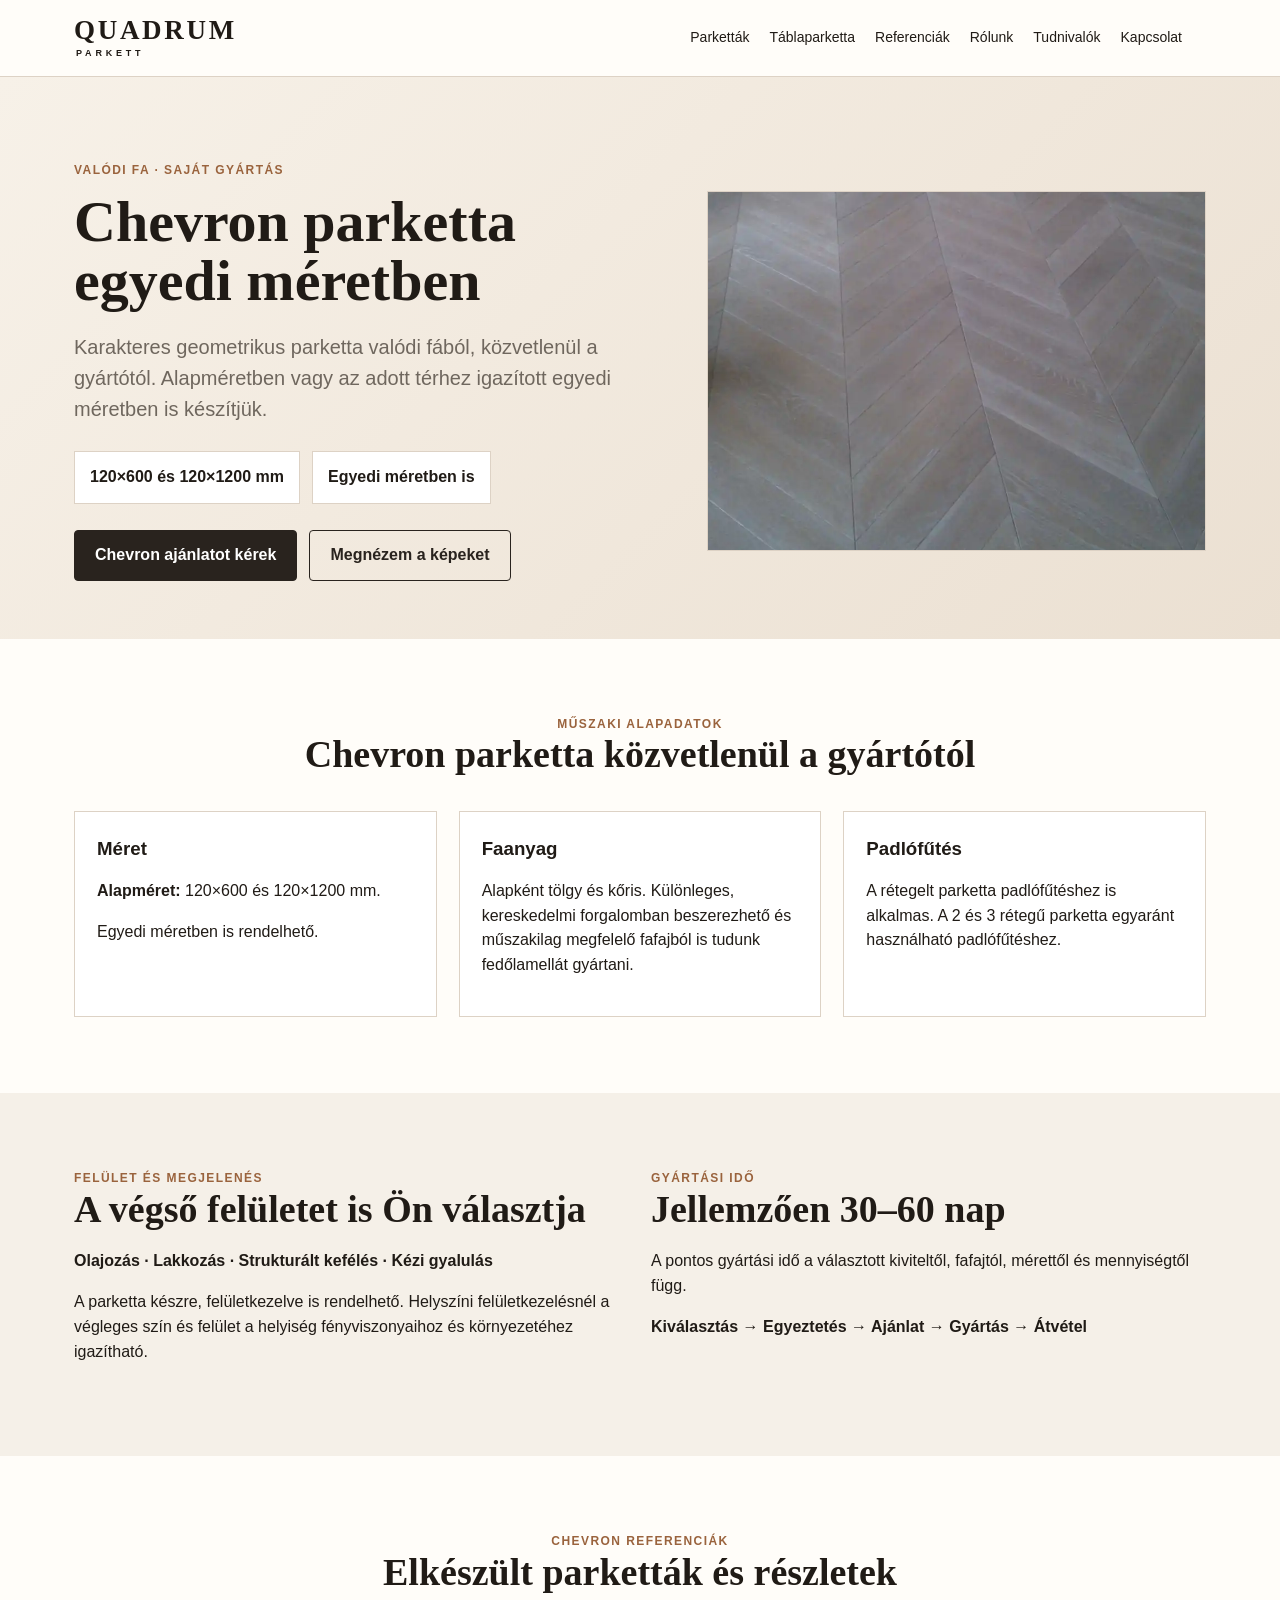
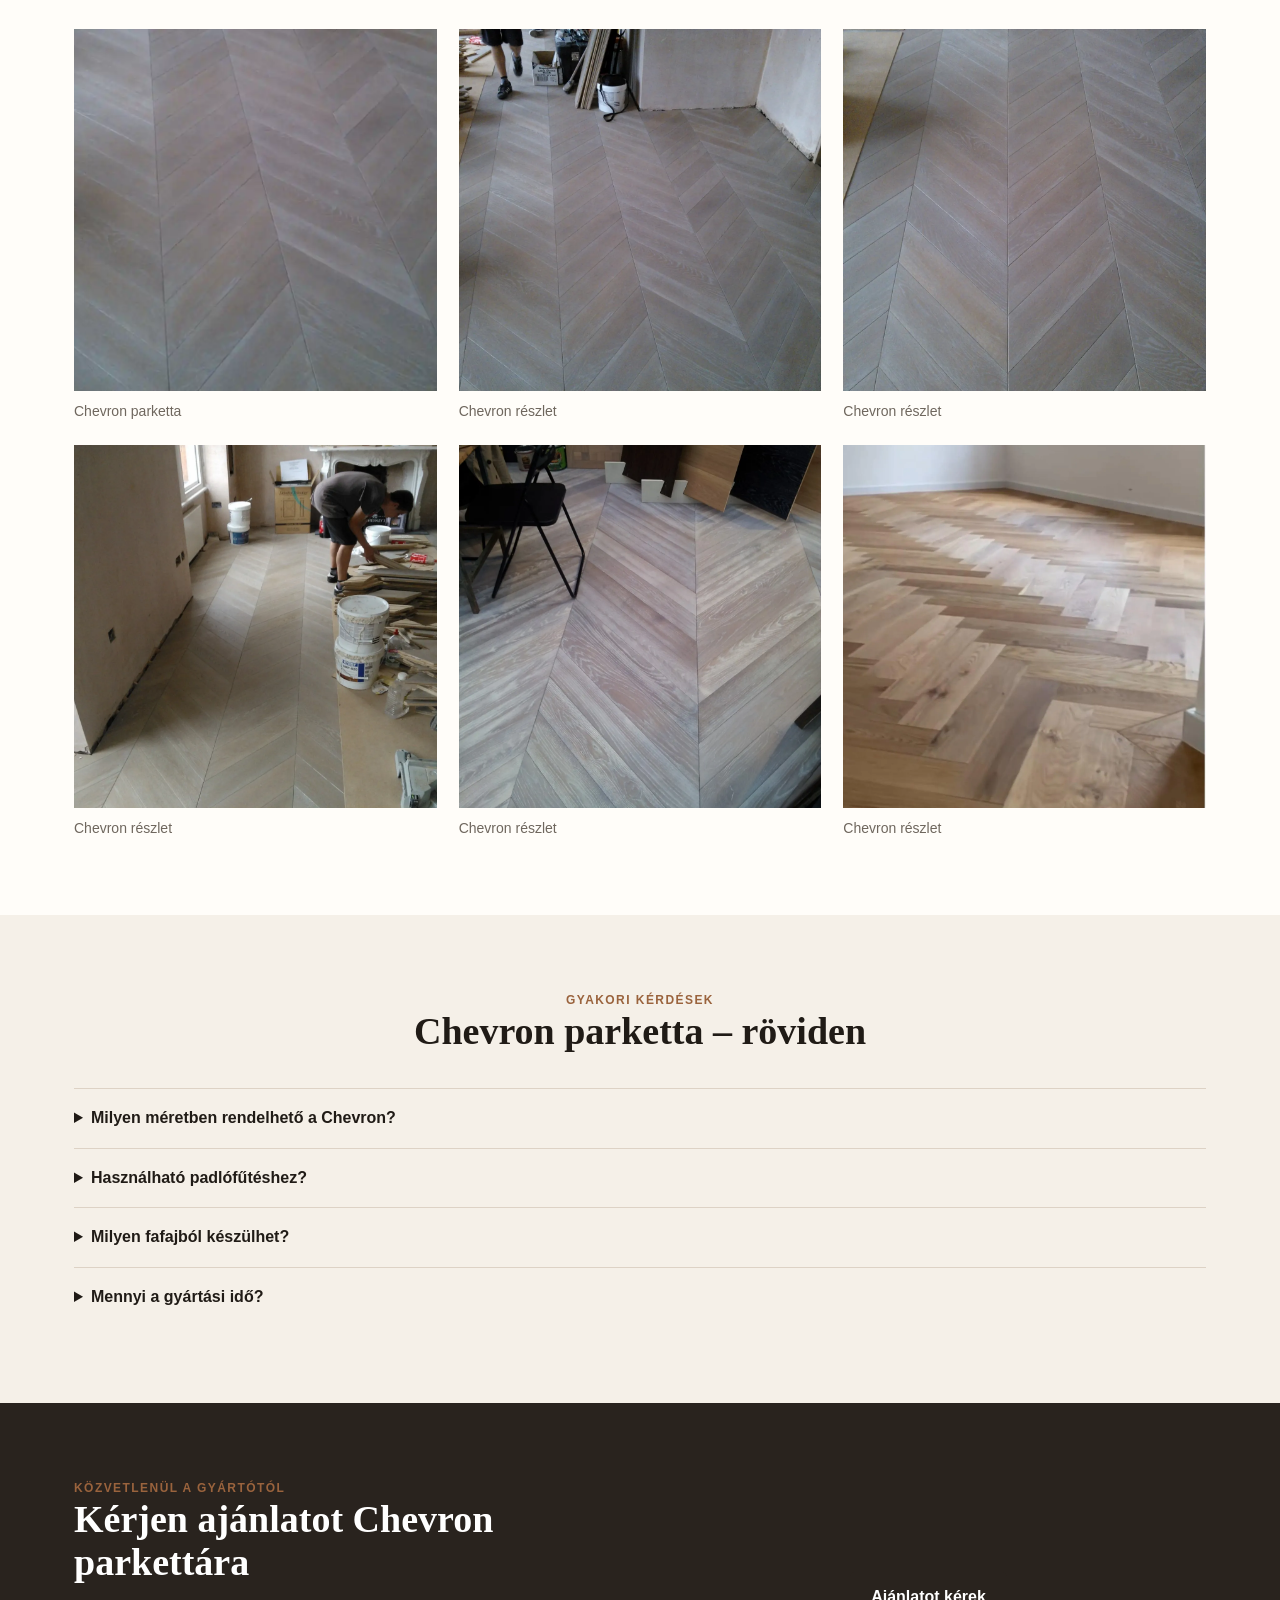
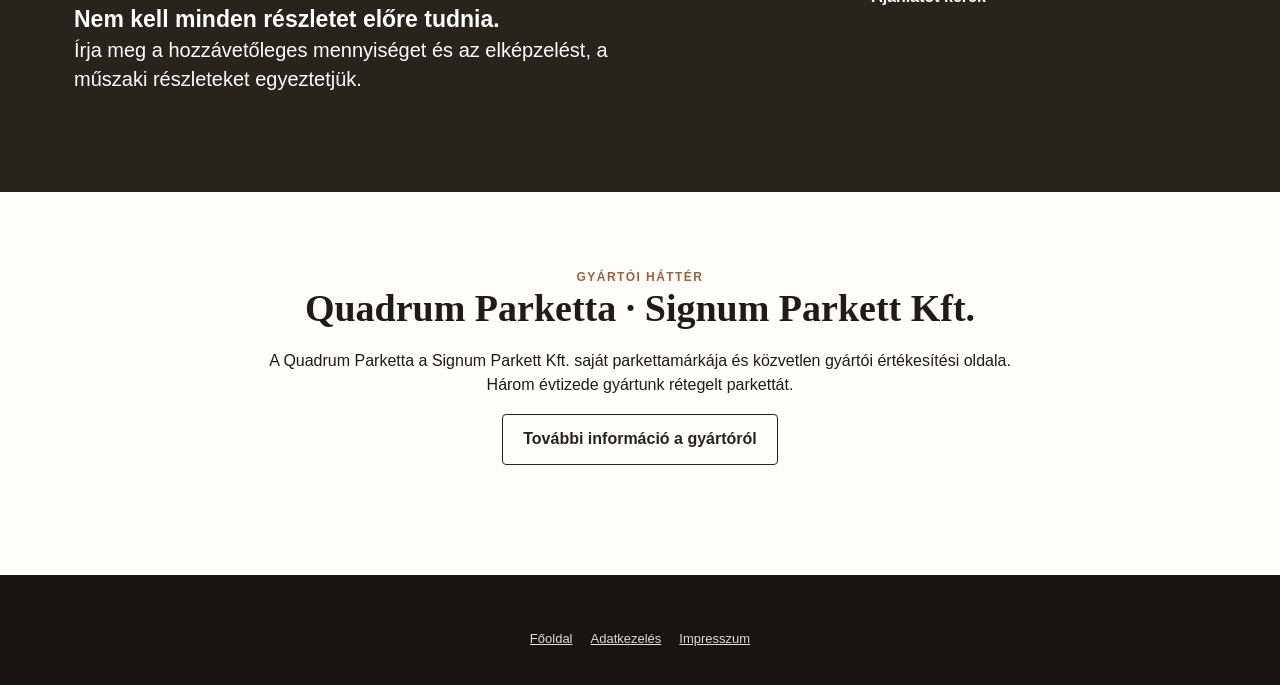
<file: chevron/index.html>
<!doctype html><html lang="hu"><head><meta charset="UTF-8"><meta name="viewport" content="width=device-width,initial-scale=1"><meta name="description" content="Valódi fa Chevron parketta közvetlenül a gyártótól. Alapméret 120×600 és 120×1200 mm, egyedi méretben is."><link rel="canonical" href="https://quadrumparkett.com/chevron/"><title>Chevron parketta egyedi méretben | Quadrum Parketta</title><link rel="stylesheet" href="../styles.css?v=20260918-no-price-1"></head><body><header class="header"><div class="wrap nav"><a class="brand" href="../" aria-label="Quadrum Parketta főoldal"><span class="brand-main">QUADRUM</span><span class="brand-sub">PARKETT</span></a><nav class="navlinks"><a href="../#parkettak">Parketták</a><a href="../#tabla">Táblaparketta</a><a href="../#referenciak">Referenciák</a><a href="../#rolunk">Rólunk</a><a href="../#tudnivalok">Tudnivalók</a><a href="../#kapcsolat">Kapcsolat</a></nav><div class="header-actions"><a class="btn alt contact-btn" href="../#kapcsolat">Kapcsolat</a></div></div></header><main><section class="hero"><div class="wrap hero-grid"><div><div class="eyebrow">Valódi fa · saját gyártás</div><h1>Chevron parketta egyedi méretben</h1><p class="lead">Karakteres geometrikus parketta valódi fából, közvetlenül a gyártótól. Alapméretben vagy az adott térhez igazított egyedi méretben is készítjük.</p><div class="prices"><div class="price">120×600 és 120×1200 mm</div><div class="price">Egyedi méretben is</div></div><div class="actions"><a class="btn" href="../#ajanlat">Chevron ajánlatot kérek</a><a class="btn alt" href="#kepek">Megnézem a képeket</a></div></div><img class="photo-img hero-photo" src="../images/chevron-selected.webp" alt="Valódi fa Chevron parketta – Quadrum Parketta"></div></section><section class="section"><div class="wrap"><div class="center"><div class="eyebrow">Műszaki alapadatok</div><h2>Chevron parketta közvetlenül a gyártótól</h2></div><div class="grid3"><article class="card"><h3>Méret</h3><p><strong>Alapméret:</strong> 120×600 és 120×1200 mm.</p><p>Egyedi méretben is rendelhető.</p></article><article class="card"><h3>Faanyag</h3><p>Alapként tölgy és kőris. Különleges, kereskedelmi forgalomban beszerezhető és műszakilag megfelelő fafajból is tudunk fedőlamellát gyártani.</p></article><article class="card"><h3>Padlófűtés</h3><p>A rétegelt parketta padlófűtéshez is alkalmas. A 2 és 3 rétegű parketta egyaránt használható padlófűtéshez.</p></article></div></div></section><section class="section tint"><div class="wrap grid2"><div><div class="eyebrow">Felület és megjelenés</div><h2>A végső felületet is Ön választja</h2><p><strong>Olajozás · Lakkozás · Strukturált kefélés · Kézi gyalulás</strong></p><p>A parketta készre, felületkezelve is rendelhető. Helyszíni felületkezelésnél a végleges szín és felület a helyiség fényviszonyaihoz és környezetéhez igazítható.</p></div><div><div class="eyebrow">Gyártási idő</div><h2>Jellemzően 30–60 nap</h2><p>A pontos gyártási idő a választott kiviteltől, fafajtól, mérettől és mennyiségtől függ.</p><p><strong>Kiválasztás → Egyeztetés → Ajánlat → Gyártás → Átvétel</strong></p></div></div></section><section id="kepek" class="section"><div class="wrap"><div class="center"><div class="eyebrow">Chevron referenciák</div><h2>Elkészült parketták és részletek</h2></div><div class="grid3"><figure style="margin:0;min-width:0"><img src="../images/chevron-selected.webp" alt="Chevron parketta – Quadrum Parketta" loading="lazy" style="display:block;width:100%;aspect-ratio:1/1;object-fit:cover"><figcaption class="meta" style="margin-top:10px">Chevron parketta</figcaption></figure><figure style="margin:0;min-width:0"><img src="../images/gallery/chevron-01.webp" alt="Chevron parketta referencia 1" loading="lazy" style="display:block;width:100%;aspect-ratio:1/1;object-fit:cover"><figcaption class="meta" style="margin-top:10px">Chevron részlet</figcaption></figure><figure style="margin:0;min-width:0"><img src="../images/gallery/chevron-02.webp" alt="Chevron parketta referencia 2" loading="lazy" style="display:block;width:100%;aspect-ratio:1/1;object-fit:cover"><figcaption class="meta" style="margin-top:10px">Chevron részlet</figcaption></figure><figure style="margin:0;min-width:0"><img src="../images/gallery/chevron-03.webp" alt="Chevron parketta referencia 3" loading="lazy" style="display:block;width:100%;aspect-ratio:1/1;object-fit:cover"><figcaption class="meta" style="margin-top:10px">Chevron részlet</figcaption></figure><figure style="margin:0;min-width:0"><img src="../images/gallery/chevron-04.webp" alt="Chevron parketta referencia 4" loading="lazy" style="display:block;width:100%;aspect-ratio:1/1;object-fit:cover"><figcaption class="meta" style="margin-top:10px">Chevron részlet</figcaption></figure><figure style="margin:0;min-width:0"><img src="../images/gallery/chevron-05.webp" alt="Chevron parketta referencia 5" loading="lazy" style="display:block;width:100%;aspect-ratio:1/1;object-fit:cover"><figcaption class="meta" style="margin-top:10px">Chevron részlet</figcaption></figure></div></div></section><section class="section tint faq"><div class="wrap"><div class="center"><div class="eyebrow">Gyakori kérdések</div><h2>Chevron parketta – röviden</h2></div><details><summary>Milyen méretben rendelhető a Chevron?</summary><p>Az alapméret 120×600 és 120×1200 mm, de egyedi méretben is rendelhető.</p></details><details><summary>Használható padlófűtéshez?</summary><p>Igen. A 2 és 3 rétegű parketta egyaránt alkalmas padlófűtéshez.</p></details><details><summary>Milyen fafajból készülhet?</summary><p>Alapként tölgy és kőris, de különleges, kereskedelmi forgalomban beszerezhető és műszakilag megfelelő fafajból is tudunk fedőlamellát gyártani.</p></details><details><summary>Mennyi a gyártási idő?</summary><p>Jellemzően 30–60 nap, a választott kiviteltől és mennyiségtől függően.</p></details></div></section><section class="section contact"><div class="wrap grid2"><div><div class="eyebrow">Közvetlenül a gyártótól</div><h2>Kérjen ajánlatot Chevron parkettára</h2><p class="quote-note"><strong>Nem kell minden részletet előre tudnia.</strong><br>Írja meg a hozzávetőleges mennyiséget és az elképzelést, a műszaki részleteket egyeztetjük.</p></div><div style="display:flex;align-items:center;justify-content:center"><a class="btn" href="../#ajanlat">Ajánlatot kérek</a></div></div></section><section class="section"><div class="wrap"><div class="center"><div class="eyebrow">Gyártói háttér</div><h2>Quadrum Parketta · Signum Parkett Kft.</h2><p>A Quadrum Parketta a Signum Parkett Kft. saját parkettamárkája és közvetlen gyártói értékesítési oldala. Három évtizede gyártunk rétegelt parkettát.</p><a class="btn alt" href="../#rolunk">További információ a gyártóról</a></div></div></section></main><a class="floating-quote" href="../#ajanlat">Érdekel</a><footer class="footer"><div class="wrap"><div class="legal-links"><a href="../">Főoldal</a><a href="../adatkezeles.html">Adatkezelés</a><a href="../impresszum.html">Impresszum</a></div></div></footer></body></html>
</file>
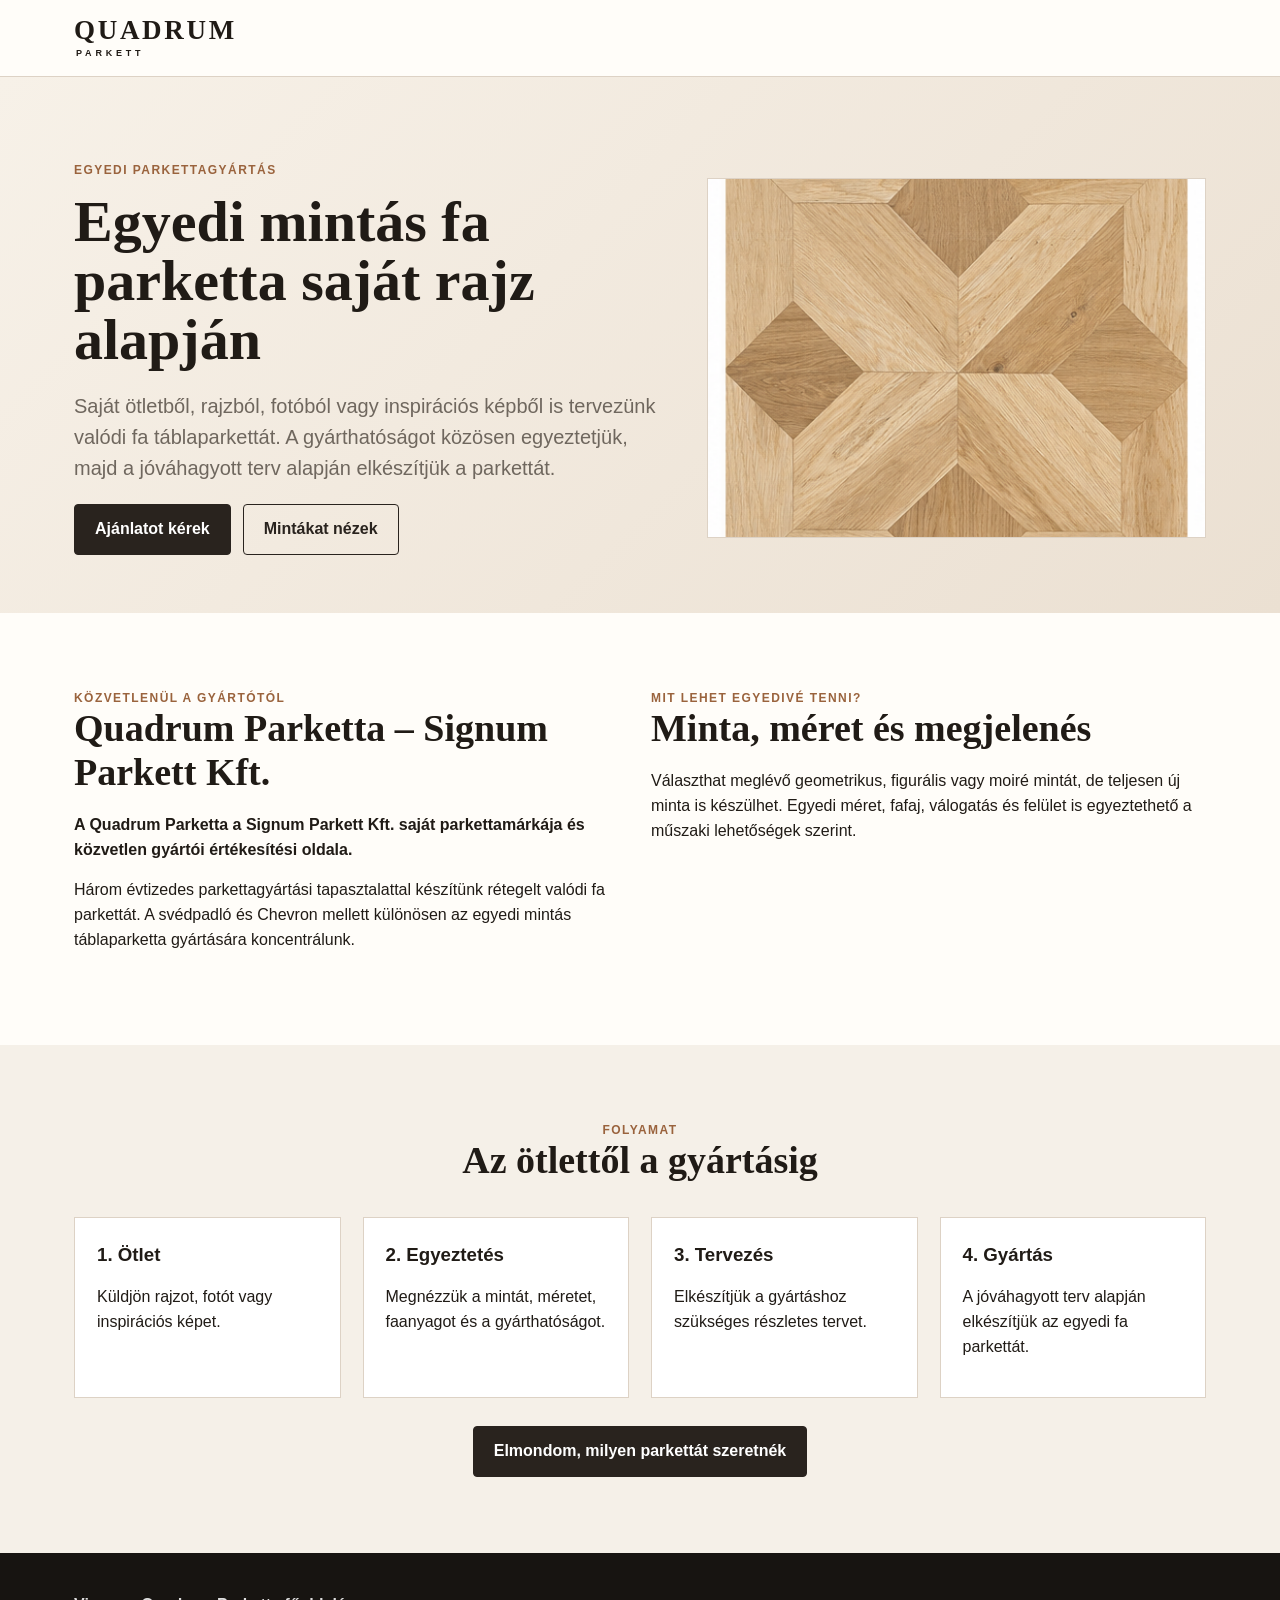
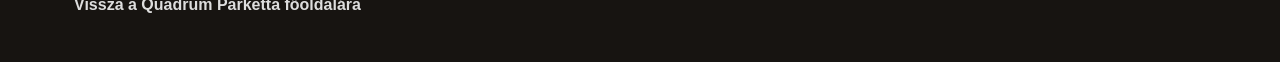
<file: egyedi-parketta/index.html>
<!doctype html><html lang="hu"><head><meta charset="UTF-8"><meta name="viewport" content="width=device-width,initial-scale=1"><meta name="description" content="Egyedi mintás valódi fa parketta saját ötlet, rajz, fotó vagy inspiráció alapján, közvetlenül a gyártótól. Quadrum Parketta – Signum Parkett Kft."><title>Egyedi mintás fa parketta saját rajz alapján | Quadrum Parketta</title><link rel="canonical" href="https://quadrumparkett.com/egyedi-parketta/"><link rel="stylesheet" href="../styles.css"><script type="application/ld+json">{"@context":"https://schema.org","@type":"Organization","name":"Signum Parkett Kft.","brand":{"@type":"Brand","name":"Quadrum Parketta"},"url":"https://quadrumparkett.com/"}</script></head><body><header class="header"><div class="wrap nav"><a class="brand" href="../" aria-label="Quadrum Parketta főoldal"><span class="brand-main">QUADRUM</span><span class="brand-sub">PARKETT</span></a></div></header><main><section class="hero"><div class="wrap hero-grid"><div><div class="eyebrow">Egyedi parkettagyártás</div><h1>Egyedi mintás fa parketta saját rajz alapján</h1><p class="lead">Saját ötletből, rajzból, fotóból vagy inspirációs képből is tervezünk valódi fa táblaparkettát. A gyárthatóságot közösen egyeztetjük, majd a jóváhagyott terv alapján elkészítjük a parkettát.</p><div class="actions"><a class="btn" href="../#ajanlat">Ajánlatot kérek</a><a class="btn alt" href="../#tabla">Mintákat nézek</a></div></div><img class="photo-img hero-photo" src="../images/deg-natur.png" alt="Egyedi mintás valódi fa táblaparketta"></div></section><section class="section"><div class="wrap grid2"><div><div class="eyebrow">Közvetlenül a gyártótól</div><h2>Quadrum Parketta – Signum Parkett Kft.</h2><p><strong>A Quadrum Parketta a Signum Parkett Kft. saját parkettamárkája és közvetlen gyártói értékesítési oldala.</strong></p><p>Három évtizedes parkettagyártási tapasztalattal készítünk rétegelt valódi fa parkettát. A svédpadló és Chevron mellett különösen az egyedi mintás táblaparketta gyártására koncentrálunk.</p></div><div><div class="eyebrow">Mit lehet egyedivé tenni?</div><h2>Minta, méret és megjelenés</h2><p>Választhat meglévő geometrikus, figurális vagy moiré mintát, de teljesen új minta is készülhet. Egyedi méret, fafaj, válogatás és felület is egyeztethető a műszaki lehetőségek szerint.</p></div></div></section><section class="section tint"><div class="wrap"><div class="center"><div class="eyebrow">Folyamat</div><h2>Az ötlettől a gyártásig</h2></div><div class="grid4"><div class="card"><h3>1. Ötlet</h3><p>Küldjön rajzot, fotót vagy inspirációs képet.</p></div><div class="card"><h3>2. Egyeztetés</h3><p>Megnézzük a mintát, méretet, faanyagot és a gyárthatóságot.</p></div><div class="card"><h3>3. Tervezés</h3><p>Elkészítjük a gyártáshoz szükséges részletes tervet.</p></div><div class="card"><h3>4. Gyártás</h3><p>A jóváhagyott terv alapján elkészítjük az egyedi fa parkettát.</p></div></div><div class="actions" style="margin-top:28px;justify-content:center"><a class="btn" href="../#ajanlat">Elmondom, milyen parkettát szeretnék</a></div></div></section></main><section class="contact-bottom"><div class="wrap"><p><a href="../"><strong>Vissza a Quadrum Parketta főoldalára</strong></a></p></div></section></body></html>
</file>
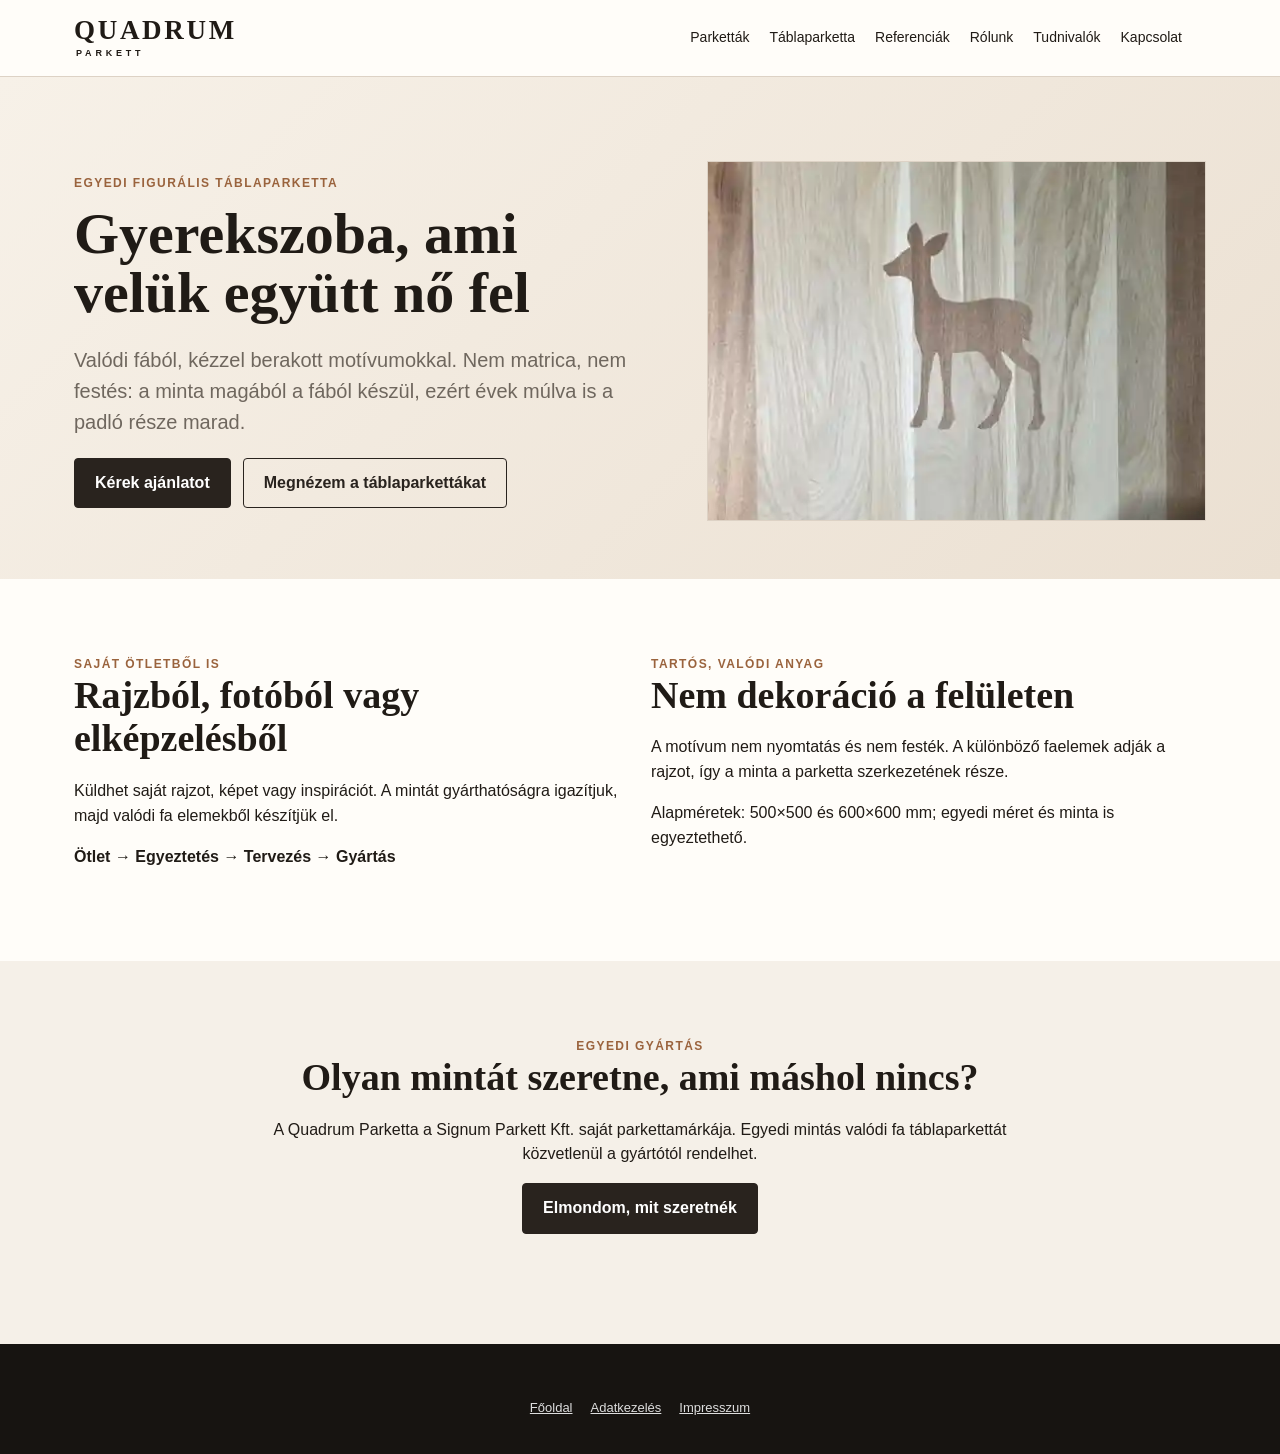
<file: gyerekszoba/index.html>
<!doctype html><html lang="hu"><head><meta charset="UTF-8"><meta name="viewport" content="width=device-width,initial-scale=1"><meta name="description" content="Gyerekszobába készülő egyedi, valódi fa táblaparketta kézzel berakott figurális motívumokkal. Saját rajz vagy ötlet alapján is gyártjuk."><link rel="canonical" href="https://quadrumparkett.com/gyerekszoba"><title>Gyerekszoba | Quadrum Parketta</title><link rel="stylesheet" href="../styles.css?v=20260912-gyerekszoba-2"></head><body><header class="header"><div class="wrap nav"><a class="brand" href="../" aria-label="Quadrum Parketta főoldal"><span class="brand-main">QUADRUM</span><span class="brand-sub">PARKETT</span></a><nav class="navlinks"><a href="../#parkettak">Parketták</a><a href="../#tabla">Táblaparketta</a><a href="../#referenciak">Referenciák</a><a href="../#rolunk">Rólunk</a><a href="../#tudnivalok">Tudnivalók</a><a href="../#kapcsolat">Kapcsolat</a></nav><div class="header-actions"><a class="btn alt contact-btn" href="../#kapcsolat">Kapcsolat</a></div></div></header><main><section class="hero"><div class="wrap hero-grid"><div><div class="eyebrow">Egyedi figurális táblaparketta</div><h1>Gyerekszoba, ami velük együtt nő fel</h1><p class="lead">Valódi fából, kézzel berakott motívumokkal. Nem matrica, nem festés: a minta magából a fából készül, ezért évek múlva is a padló része marad.</p><div class="actions"><a class="btn" href="../#ajanlat">Kérek ajánlatot</a><a class="btn alt" href="../#tabla">Megnézem a táblaparkettákat</a></div></div><img class="photo-img hero-photo" src="../images/figura-selected.webp" alt="Figurális, valódi fa táblaparketta gyerekszobába"></div></section><section class="section"><div class="wrap grid2"><div><div class="eyebrow">Saját ötletből is</div><h2>Rajzból, fotóból vagy elképzelésből</h2><p>Küldhet saját rajzot, képet vagy inspirációt. A mintát gyárthatóságra igazítjuk, majd valódi fa elemekből készítjük el.</p><p><strong>Ötlet → Egyeztetés → Tervezés → Gyártás</strong></p></div><div><div class="eyebrow">Tartós, valódi anyag</div><h2>Nem dekoráció a felületen</h2><p>A motívum nem nyomtatás és nem festék. A különböző faelemek adják a rajzot, így a minta a parketta szerkezetének része.</p><p>Alapméretek: 500×500 és 600×600 mm; egyedi méret és minta is egyeztethető.</p></div></div></section><section class="section tint"><div class="wrap"><div class="center"><div class="eyebrow">Egyedi gyártás</div><h2>Olyan mintát szeretne, ami máshol nincs?</h2><p>A Quadrum Parketta a Signum Parkett Kft. saját parkettamárkája. Egyedi mintás valódi fa táblaparkettát közvetlenül a gyártótól rendelhet.</p><a class="btn" href="../#ajanlat">Elmondom, mit szeretnék</a></div></div></section></main><a class="floating-quote" href="../#ajanlat">Érdekel</a><footer class="footer"><div class="wrap"><div class="legal-links"><a href="../">Főoldal</a><a href="../adatkezeles.html">Adatkezelés</a><a href="../impresszum.html">Impresszum</a></div></div></footer></body></html>
</file>
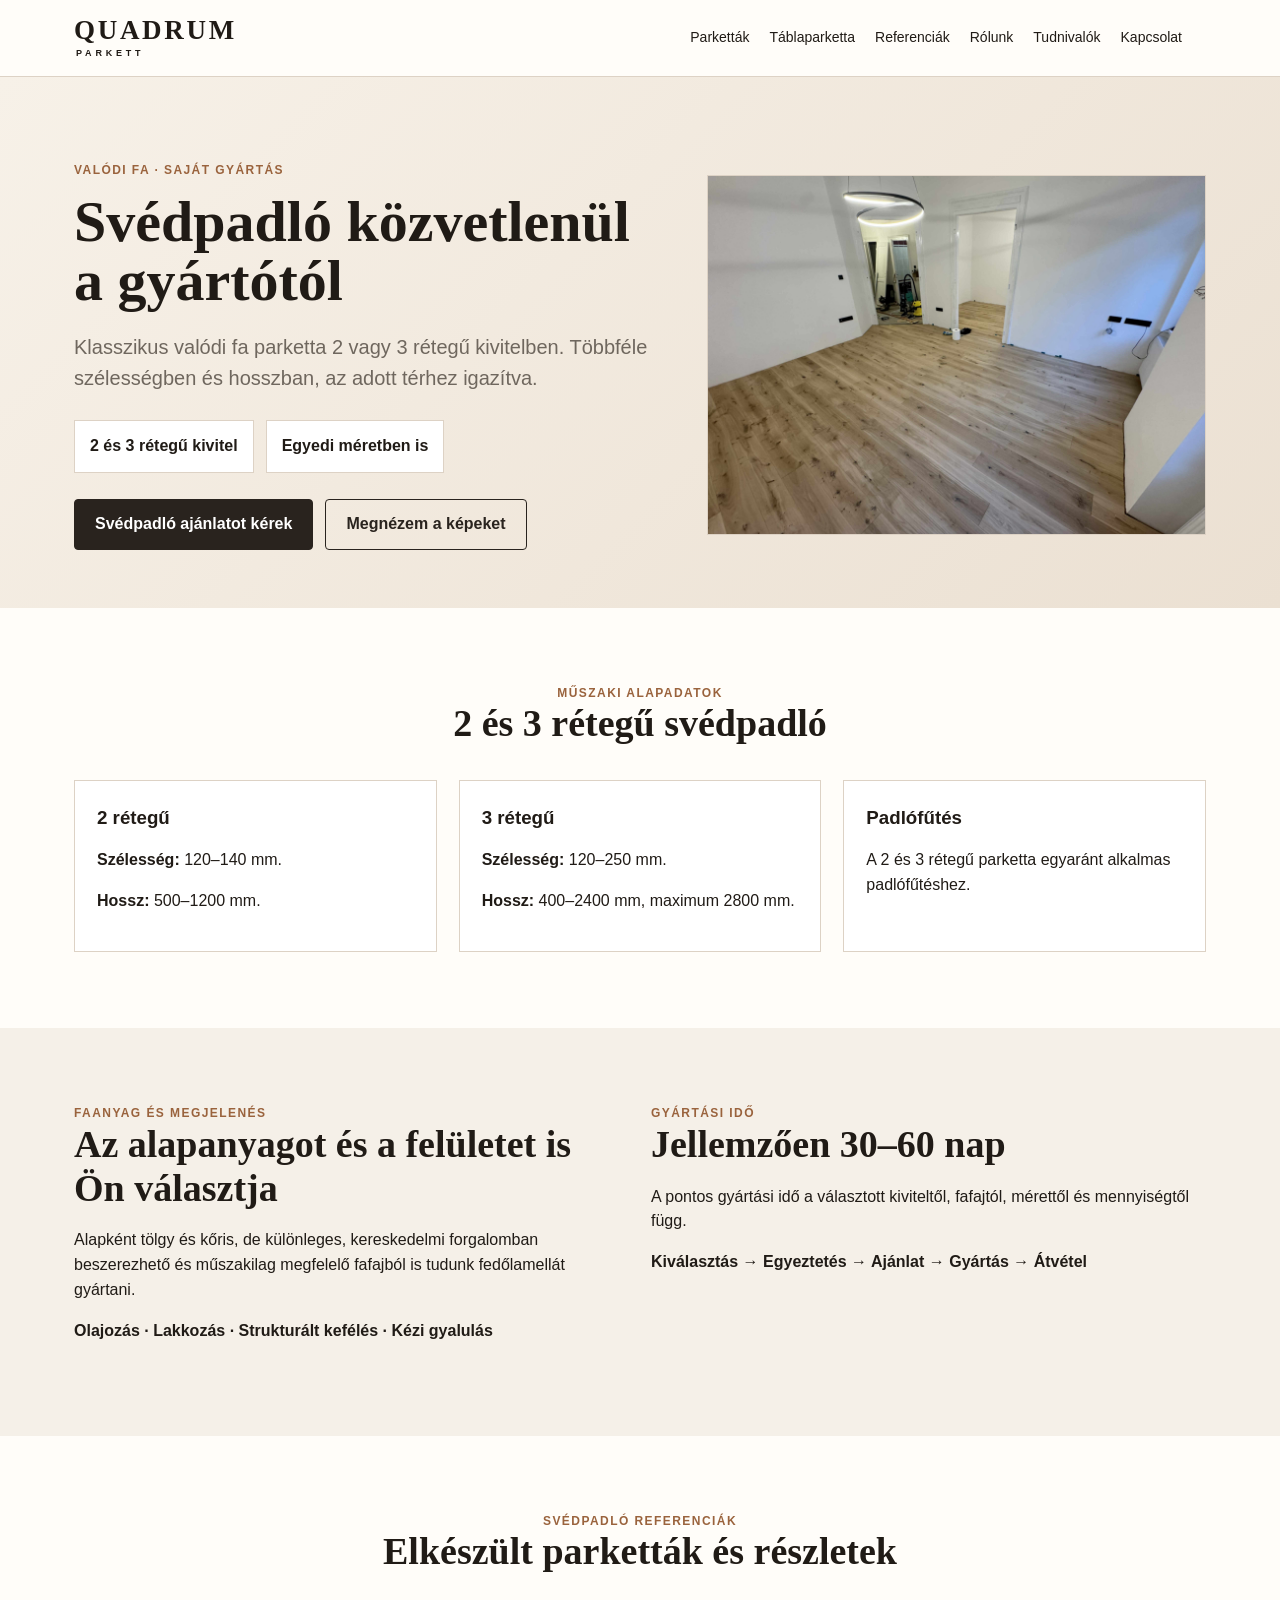
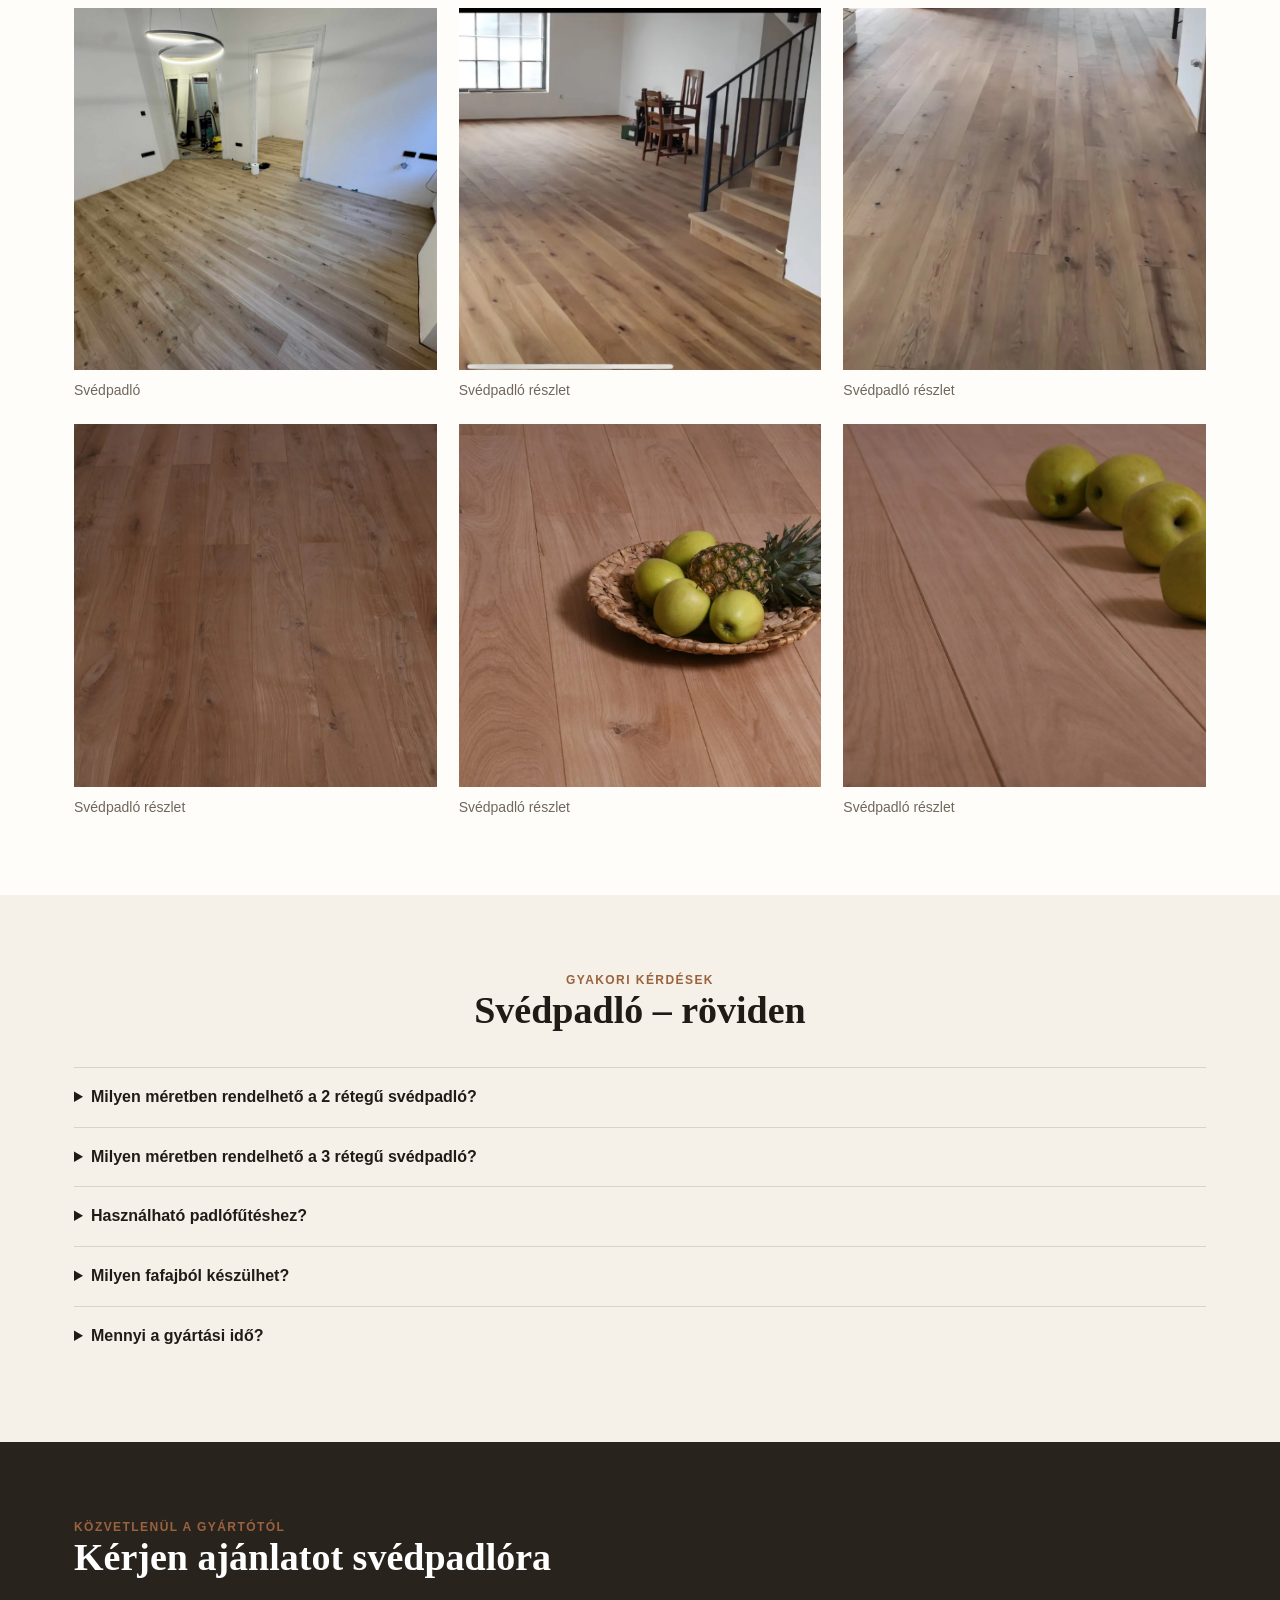
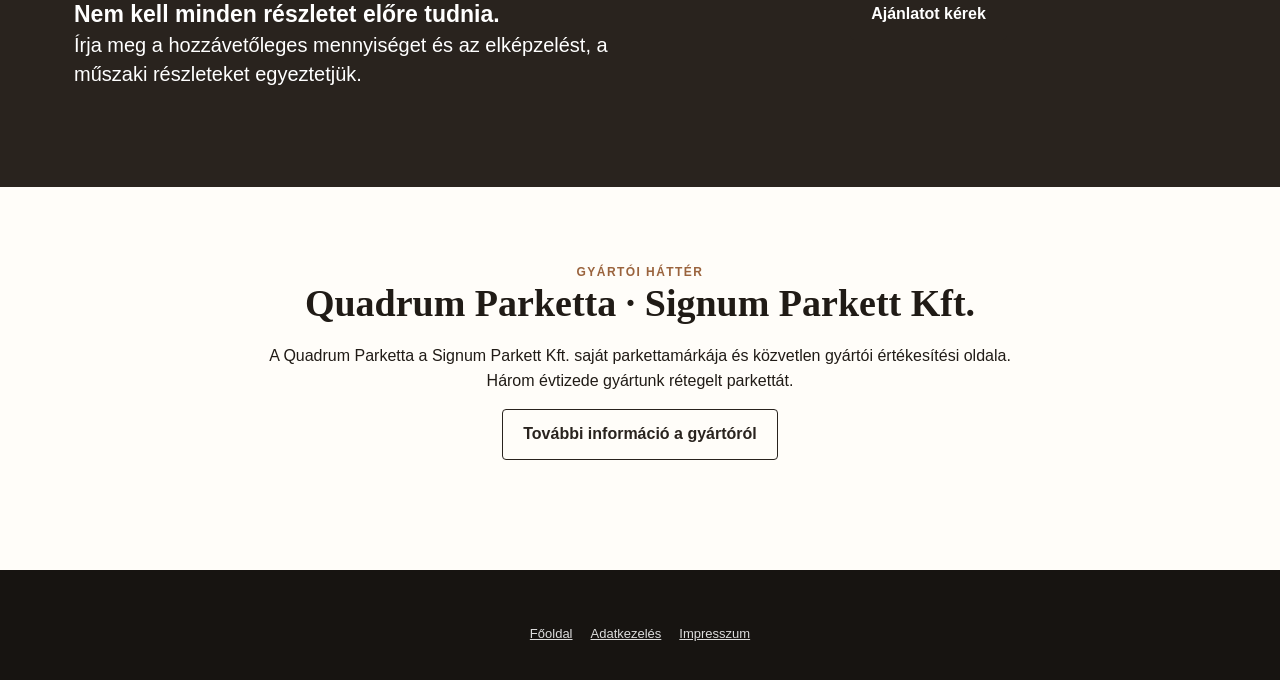
<file: svedpadlo/index.html>
<!doctype html><html lang="hu"><head><meta charset="UTF-8"><meta name="viewport" content="width=device-width,initial-scale=1"><meta name="description" content="Valódi fa svédpadló közvetlenül a gyártótól. 2 és 3 rétegű kivitel, egyedi méretben is"><link rel="canonical" href="https://quadrumparkett.com/svedpadlo/"><title>Svédpadló közvetlenül a gyártótól | Quadrum Parketta</title><link rel="stylesheet" href="../styles.css?v=20260918-no-price-1"></head><body><header class="header"><div class="wrap nav"><a class="brand" href="../" aria-label="Quadrum Parketta főoldal"><span class="brand-main">QUADRUM</span><span class="brand-sub">PARKETT</span></a><nav class="navlinks"><a href="../#parkettak">Parketták</a><a href="../#tabla">Táblaparketta</a><a href="../#referenciak">Referenciák</a><a href="../#rolunk">Rólunk</a><a href="../#tudnivalok">Tudnivalók</a><a href="../#kapcsolat">Kapcsolat</a></nav><div class="header-actions"><a class="btn alt contact-btn" href="../#kapcsolat">Kapcsolat</a></div></div></header><main><section class="hero"><div class="wrap hero-grid"><div><div class="eyebrow">Valódi fa · saját gyártás</div><h1>Svédpadló közvetlenül a gyártótól</h1><p class="lead">Klasszikus valódi fa parketta 2 vagy 3 rétegű kivitelben. Többféle szélességben és hosszban, az adott térhez igazítva.</p><div class="prices"><div class="price">2 és 3 rétegű kivitel</div><div class="price">Egyedi méretben is</div></div><div class="actions"><a class="btn" href="../#ajanlat">Svédpadló ajánlatot kérek</a><a class="btn alt" href="#kepek">Megnézem a képeket</a></div></div><img class="photo-img hero-photo" src="../images/svedpadlo.jpg" alt="Valódi fa svédpadló – Quadrum Parketta"></div></section><section class="section"><div class="wrap"><div class="center"><div class="eyebrow">Műszaki alapadatok</div><h2>2 és 3 rétegű svédpadló</h2></div><div class="grid3"><article class="card"><h3>2 rétegű</h3><p><strong>Szélesség:</strong> 120–140 mm.</p><p><strong>Hossz:</strong> 500–1200 mm.</p></article><article class="card"><h3>3 rétegű</h3><p><strong>Szélesség:</strong> 120–250 mm.</p><p><strong>Hossz:</strong> 400–2400 mm, maximum 2800 mm.</p></article><article class="card"><h3>Padlófűtés</h3><p>A 2 és 3 rétegű parketta egyaránt alkalmas padlófűtéshez.</p></article></div></div></section><section class="section tint"><div class="wrap grid2"><div><div class="eyebrow">Faanyag és megjelenés</div><h2>Az alapanyagot és a felületet is Ön választja</h2><p>Alapként tölgy és kőris, de különleges, kereskedelmi forgalomban beszerezhető és műszakilag megfelelő fafajból is tudunk fedőlamellát gyártani.</p><p><strong>Olajozás · Lakkozás · Strukturált kefélés · Kézi gyalulás</strong></p></div><div><div class="eyebrow">Gyártási idő</div><h2>Jellemzően 30–60 nap</h2><p>A pontos gyártási idő a választott kiviteltől, fafajtól, mérettől és mennyiségtől függ.</p><p><strong>Kiválasztás → Egyeztetés → Ajánlat → Gyártás → Átvétel</strong></p></div></div></section><section id="kepek" class="section"><div class="wrap"><div class="center"><div class="eyebrow">Svédpadló referenciák</div><h2>Elkészült parketták és részletek</h2></div><div class="grid3"><figure style="margin:0;min-width:0"><img src="../images/svedpadlo.jpg" alt="Svédpadló – Quadrum Parketta" loading="lazy" style="display:block;width:100%;aspect-ratio:1/1;object-fit:cover"><figcaption class="meta" style="margin-top:10px">Svédpadló</figcaption></figure><figure style="margin:0;min-width:0"><img src="../images/gallery/svedpadlo-01.webp" alt="Svédpadló referencia 1" loading="lazy" style="display:block;width:100%;aspect-ratio:1/1;object-fit:cover"><figcaption class="meta" style="margin-top:10px">Svédpadló részlet</figcaption></figure><figure style="margin:0;min-width:0"><img src="../images/gallery/svedpadlo-02.webp" alt="Svédpadló referencia 2" loading="lazy" style="display:block;width:100%;aspect-ratio:1/1;object-fit:cover"><figcaption class="meta" style="margin-top:10px">Svédpadló részlet</figcaption></figure><figure style="margin:0;min-width:0"><img src="../images/gallery/svedpadlo-03.webp" alt="Svédpadló referencia 3" loading="lazy" style="display:block;width:100%;aspect-ratio:1/1;object-fit:cover"><figcaption class="meta" style="margin-top:10px">Svédpadló részlet</figcaption></figure><figure style="margin:0;min-width:0"><img src="../images/gallery/svedpadlo-04.webp" alt="Svédpadló referencia 4" loading="lazy" style="display:block;width:100%;aspect-ratio:1/1;object-fit:cover"><figcaption class="meta" style="margin-top:10px">Svédpadló részlet</figcaption></figure><figure style="margin:0;min-width:0"><img src="../images/gallery/svedpadlo-05.webp" alt="Svédpadló referencia 5" loading="lazy" style="display:block;width:100%;aspect-ratio:1/1;object-fit:cover"><figcaption class="meta" style="margin-top:10px">Svédpadló részlet</figcaption></figure></div></div></section><section class="section tint faq"><div class="wrap"><div class="center"><div class="eyebrow">Gyakori kérdések</div><h2>Svédpadló – röviden</h2></div><details><summary>Milyen méretben rendelhető a 2 rétegű svédpadló?</summary><p>120–140 mm szélességben és 500–1200 mm hosszban.</p></details><details><summary>Milyen méretben rendelhető a 3 rétegű svédpadló?</summary><p>120–250 mm szélességben és 400–2400 mm hosszban, maximum 2800 mm-ig.</p></details><details><summary>Használható padlófűtéshez?</summary><p>Igen. A 2 és 3 rétegű parketta egyaránt alkalmas padlófűtéshez.</p></details><details><summary>Milyen fafajból készülhet?</summary><p>Alapként tölgy és kőris, de különleges, kereskedelmi forgalomban beszerezhető és műszakilag megfelelő fafajból is tudunk fedőlamellát gyártani.</p></details><details><summary>Mennyi a gyártási idő?</summary><p>Jellemzően 30–60 nap, a választott kiviteltől és mennyiségtől függően.</p></details></div></section><section class="section contact"><div class="wrap grid2"><div><div class="eyebrow">Közvetlenül a gyártótól</div><h2>Kérjen ajánlatot svédpadlóra</h2><p class="quote-note"><strong>Nem kell minden részletet előre tudnia.</strong><br>Írja meg a hozzávetőleges mennyiséget és az elképzelést, a műszaki részleteket egyeztetjük.</p></div><div style="display:flex;align-items:center;justify-content:center"><a class="btn" href="../#ajanlat">Ajánlatot kérek</a></div></div></section><section class="section"><div class="wrap"><div class="center"><div class="eyebrow">Gyártói háttér</div><h2>Quadrum Parketta · Signum Parkett Kft.</h2><p>A Quadrum Parketta a Signum Parkett Kft. saját parkettamárkája és közvetlen gyártói értékesítési oldala. Három évtizede gyártunk rétegelt parkettát.</p><a class="btn alt" href="../#rolunk">További információ a gyártóról</a></div></div></section></main><a class="floating-quote" href="../#ajanlat">Érdekel</a><footer class="footer"><div class="wrap"><div class="legal-links"><a href="../">Főoldal</a><a href="../adatkezeles.html">Adatkezelés</a><a href="../impresszum.html">Impresszum</a></div></div></footer></body></html>
</file>
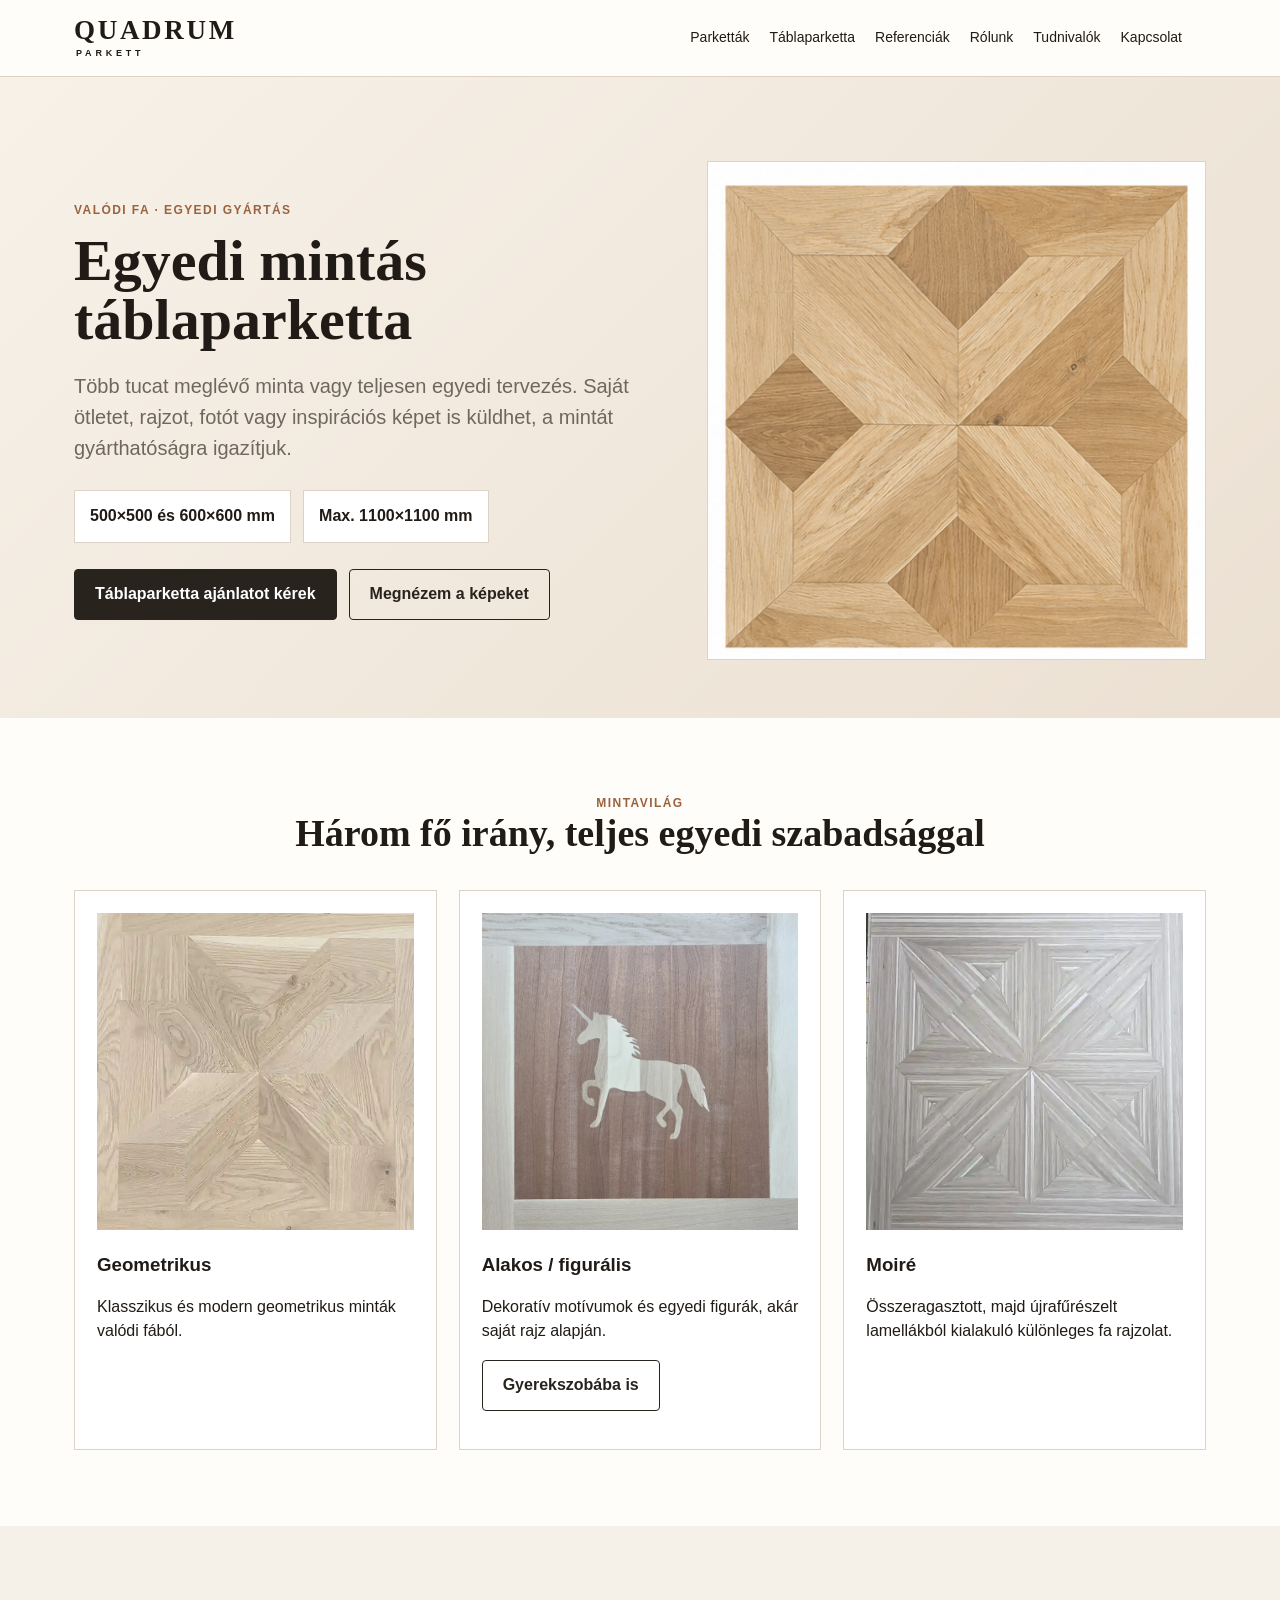
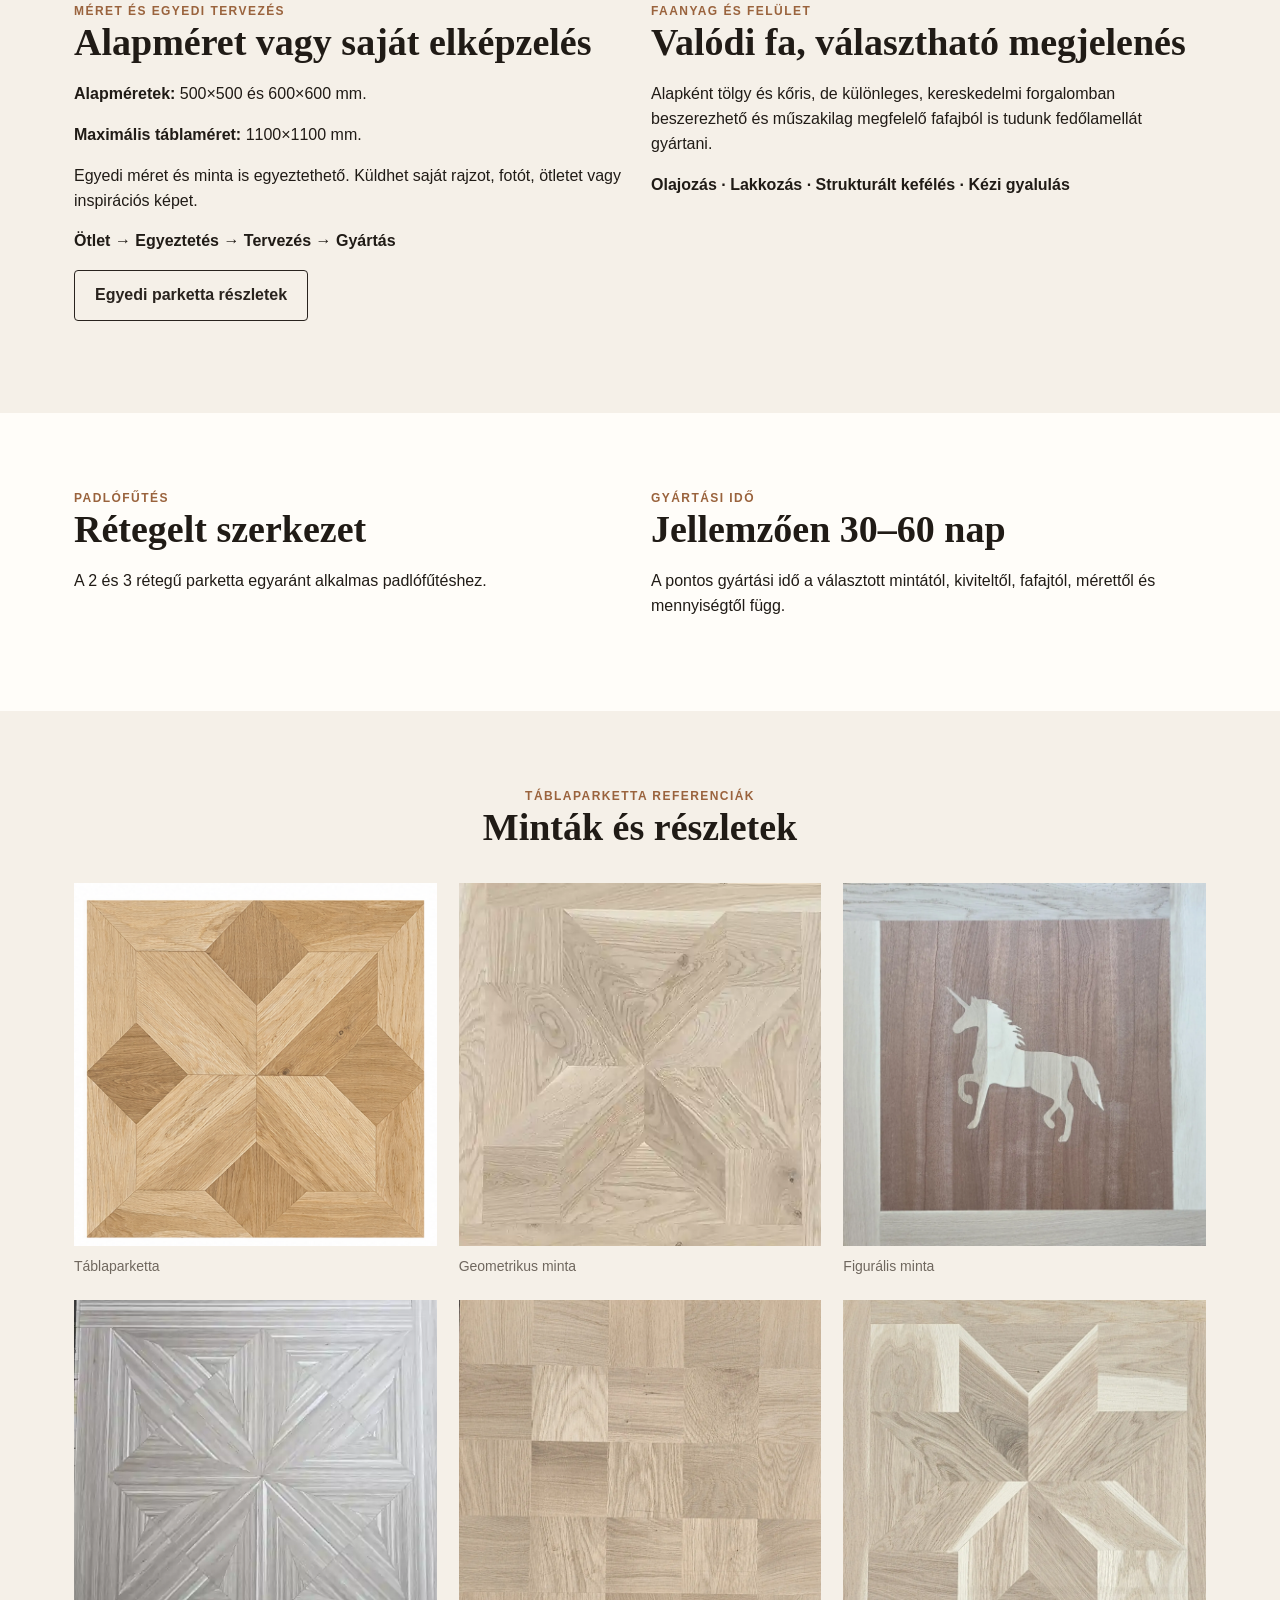
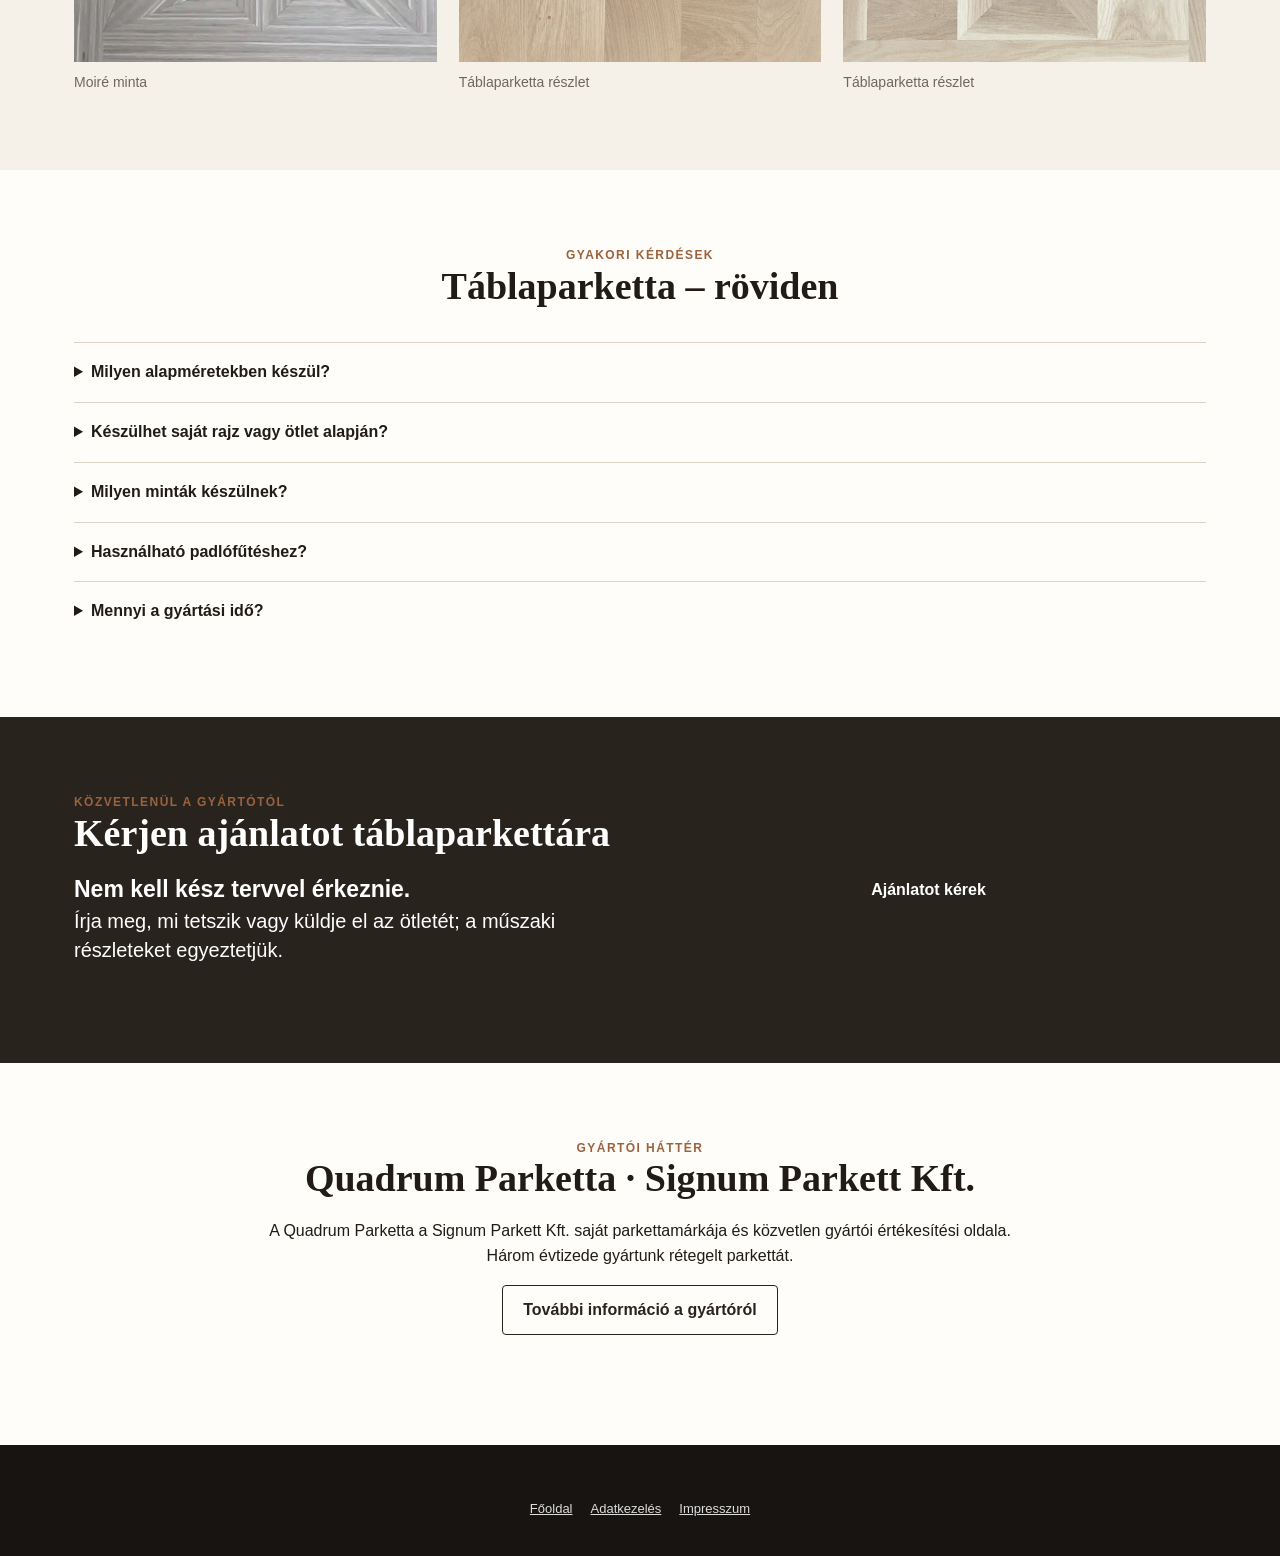
<file: tablaparketta/index.html>
<!doctype html><html lang="hu"><head><meta charset="UTF-8"><meta name="viewport" content="width=device-width,initial-scale=1"><meta name="description" content="Egyedi mintás valódi fa táblaparketta közvetlenül a gyártótól. Geometrikus, figurális és moiré minták, saját rajz vagy ötlet alapján is."><link rel="canonical" href="https://quadrumparkett.com/tablaparketta/"><title>Egyedi táblaparketta saját minta alapján | Quadrum Parketta</title><link rel="stylesheet" href="../styles.css?v=20260918-no-price-1"></head><body><header class="header"><div class="wrap nav"><a class="brand" href="../" aria-label="Quadrum Parketta főoldal"><span class="brand-main">QUADRUM</span><span class="brand-sub">PARKETT</span></a><nav class="navlinks"><a href="../#parkettak">Parketták</a><a href="../#tabla">Táblaparketta</a><a href="../#referenciak">Referenciák</a><a href="../#rolunk">Rólunk</a><a href="../#tudnivalok">Tudnivalók</a><a href="../#kapcsolat">Kapcsolat</a></nav><div class="header-actions"><a class="btn alt contact-btn" href="../#kapcsolat">Kapcsolat</a></div></div></header><main><section class="hero"><div class="wrap hero-grid"><div><div class="eyebrow">Valódi fa · egyedi gyártás</div><h1>Egyedi mintás táblaparketta</h1><p class="lead">Több tucat meglévő minta vagy teljesen egyedi tervezés. Saját ötletet, rajzot, fotót vagy inspirációs képet is küldhet, a mintát gyárthatóságra igazítjuk.</p><div class="prices"><div class="price">500×500 és 600×600 mm</div><div class="price">Max. 1100×1100 mm</div></div><div class="actions"><a class="btn" href="../#ajanlat">Táblaparketta ajánlatot kérek</a><a class="btn alt" href="#kepek">Megnézem a képeket</a></div></div><img class="photo-img hero-photo" src="../images/deg-natur.png" alt="Egyedi mintás valódi fa táblaparketta – Quadrum Parketta" style="display:block;width:100%;height:auto!important;aspect-ratio:1/1;object-fit:cover"></div></section><section class="section"><div class="wrap"><div class="center"><div class="eyebrow">Mintavilág</div><h2>Három fő irány, teljes egyedi szabadsággal</h2></div><div class="grid3"><article class="card"><img src="../images/geometrikus-selected.webp" alt="Geometrikus táblaparketta" loading="lazy" style="display:block;width:100%;aspect-ratio:1/1;object-fit:cover;margin:0 0 20px"><h3>Geometrikus</h3><p>Klasszikus és modern geometrikus minták valódi fából.</p></article><article class="card"><img src="../images/gallery/tablaparketta-06.webp" alt="Alakos és figurális táblaparketta" loading="lazy" style="display:block;width:100%;aspect-ratio:1/1;object-fit:cover;margin:0 0 20px"><h3>Alakos / figurális</h3><p>Dekoratív motívumok és egyedi figurák, akár saját rajz alapján.</p><p><a class="btn alt" href="../gyerekszoba/">Gyerekszobába is</a></p></article><article class="card"><img src="../images/moire-selected.webp" alt="Moiré táblaparketta" loading="lazy" style="display:block;width:100%;aspect-ratio:1/1;object-fit:cover;margin:0 0 20px"><h3>Moiré</h3><p>Összeragasztott, majd újrafűrészelt lamellákból kialakuló különleges fa rajzolat.</p></article></div></div></section><section class="section tint"><div class="wrap grid2"><div><div class="eyebrow">Méret és egyedi tervezés</div><h2>Alapméret vagy saját elképzelés</h2><p><strong>Alapméretek:</strong> 500×500 és 600×600 mm.</p><p><strong>Maximális táblaméret:</strong> 1100×1100 mm.</p><p>Egyedi méret és minta is egyeztethető. Küldhet saját rajzot, fotót, ötletet vagy inspirációs képet.</p><p><strong>Ötlet → Egyeztetés → Tervezés → Gyártás</strong></p><p><a class="btn alt" href="../egyedi-parketta/">Egyedi parketta részletek</a></p></div><div><div class="eyebrow">Faanyag és felület</div><h2>Valódi fa, választható megjelenés</h2><p>Alapként tölgy és kőris, de különleges, kereskedelmi forgalomban beszerezhető és műszakilag megfelelő fafajból is tudunk fedőlamellát gyártani.</p><p><strong>Olajozás · Lakkozás · Strukturált kefélés · Kézi gyalulás</strong></p></div></div></section><section class="section"><div class="wrap grid2"><div><div class="eyebrow">Padlófűtés</div><h2>Rétegelt szerkezet</h2><p>A 2 és 3 rétegű parketta egyaránt alkalmas padlófűtéshez.</p></div><div><div class="eyebrow">Gyártási idő</div><h2>Jellemzően 30–60 nap</h2><p>A pontos gyártási idő a választott mintától, kiviteltől, fafajtól, mérettől és mennyiségtől függ.</p></div></div></section><section id="kepek" class="section tint"><div class="wrap"><div class="center"><div class="eyebrow">Táblaparketta referenciák</div><h2>Minták és részletek</h2></div><div class="grid3"><figure style="margin:0;min-width:0"><img src="../images/deg-natur.png" alt="Dég natúr táblaparketta" loading="lazy" style="display:block;width:100%;aspect-ratio:1/1;object-fit:cover"><figcaption class="meta" style="margin-top:10px">Táblaparketta</figcaption></figure><figure style="margin:0;min-width:0"><img src="../images/geometrikus-selected.webp" alt="Geometrikus táblaparketta referencia" loading="lazy" style="display:block;width:100%;aspect-ratio:1/1;object-fit:cover"><figcaption class="meta" style="margin-top:10px">Geometrikus minta</figcaption></figure><figure style="margin:0;min-width:0"><img src="../images/gallery/tablaparketta-06.webp" alt="Figurális táblaparketta referencia" loading="lazy" style="display:block;width:100%;aspect-ratio:1/1;object-fit:cover"><figcaption class="meta" style="margin-top:10px">Figurális minta</figcaption></figure><figure style="margin:0;min-width:0"><img src="../images/moire-selected.webp" alt="Moiré táblaparketta referencia" loading="lazy" style="display:block;width:100%;aspect-ratio:1/1;object-fit:cover"><figcaption class="meta" style="margin-top:10px">Moiré minta</figcaption></figure><figure style="margin:0;min-width:0"><img src="../images/gallery/tablaparketta-09.webp" alt="Táblaparketta referencia 1" loading="lazy" style="display:block;width:100%;aspect-ratio:1/1;object-fit:cover"><figcaption class="meta" style="margin-top:10px">Táblaparketta részlet</figcaption></figure><figure style="margin:0;min-width:0"><img src="../images/gallery/tablaparketta-10.webp" alt="Táblaparketta referencia 2" loading="lazy" style="display:block;width:100%;aspect-ratio:1/1;object-fit:cover"><figcaption class="meta" style="margin-top:10px">Táblaparketta részlet</figcaption></figure></div></div></section><section class="section faq"><div class="wrap"><div class="center"><div class="eyebrow">Gyakori kérdések</div><h2>Táblaparketta – röviden</h2></div><details><summary>Milyen alapméretekben készül?</summary><p>Az alapméretek 500×500 és 600×600 mm. A maximális táblaméret 1100×1100 mm.</p></details><details><summary>Készülhet saját rajz vagy ötlet alapján?</summary><p>Igen. Küldhet saját rajzot, fotót, ötletet vagy inspirációs képet; a mintát gyárthatóságra igazítjuk.</p></details><details><summary>Milyen minták készülnek?</summary><p>Geometrikus, alakos/figurális és moiré minták, valamint teljesen egyedi tervezés.</p></details><details><summary>Használható padlófűtéshez?</summary><p>Igen. A 2 és 3 rétegű parketta egyaránt alkalmas padlófűtéshez.</p></details><details><summary>Mennyi a gyártási idő?</summary><p>Jellemzően 30–60 nap, a választott mintától, kiviteltől és mennyiségtől függően.</p></details></div></section><section class="section contact"><div class="wrap grid2"><div><div class="eyebrow">Közvetlenül a gyártótól</div><h2>Kérjen ajánlatot táblaparkettára</h2><p class="quote-note"><strong>Nem kell kész tervvel érkeznie.</strong><br>Írja meg, mi tetszik vagy küldje el az ötletét; a műszaki részleteket egyeztetjük.</p></div><div style="display:flex;align-items:center;justify-content:center"><a class="btn" href="../#ajanlat">Ajánlatot kérek</a></div></div></section><section class="section"><div class="wrap"><div class="center"><div class="eyebrow">Gyártói háttér</div><h2>Quadrum Parketta · Signum Parkett Kft.</h2><p>A Quadrum Parketta a Signum Parkett Kft. saját parkettamárkája és közvetlen gyártói értékesítési oldala. Három évtizede gyártunk rétegelt parkettát.</p><a class="btn alt" href="../#rolunk">További információ a gyártóról</a></div></div></section></main><a class="floating-quote" href="../#ajanlat">Érdekel</a><footer class="footer"><div class="wrap"><div class="legal-links"><a href="../">Főoldal</a><a href="../adatkezeles.html">Adatkezelés</a><a href="../impresszum.html">Impresszum</a></div></div></footer></body></html>
</file>
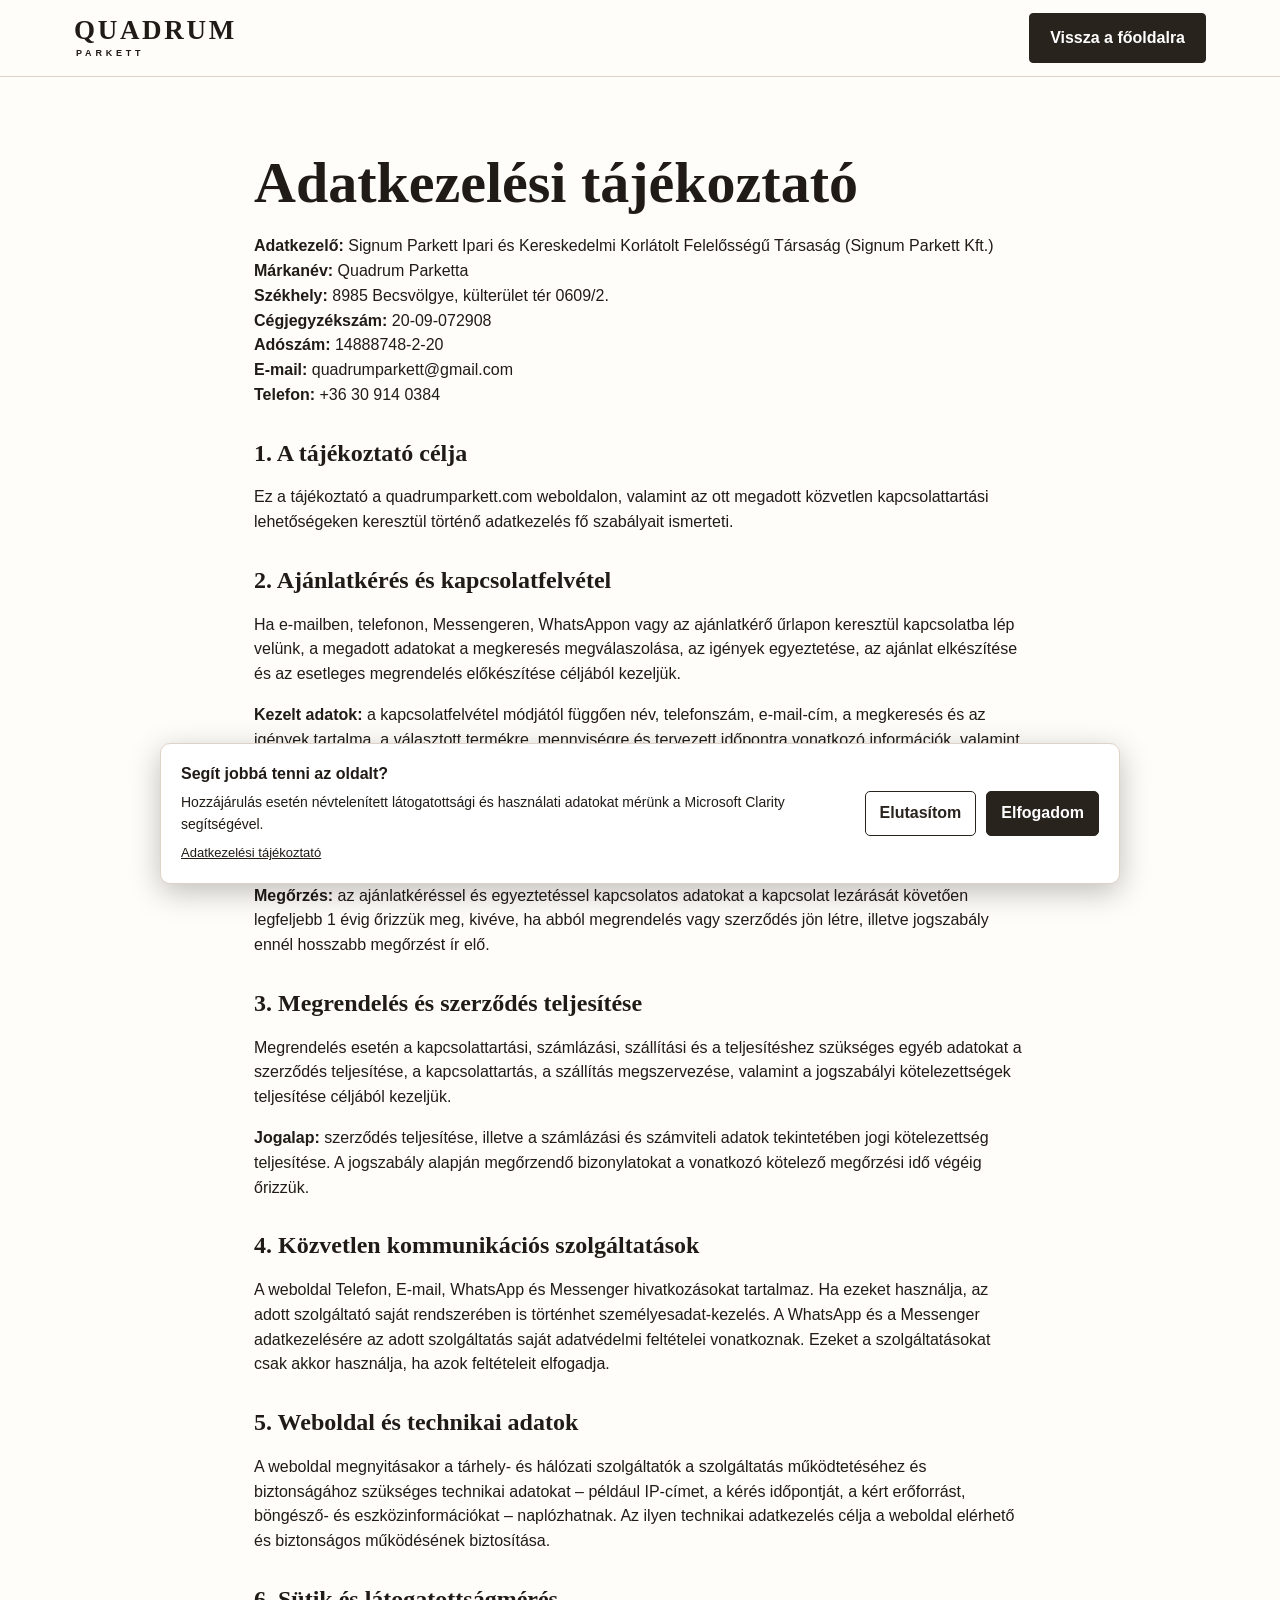
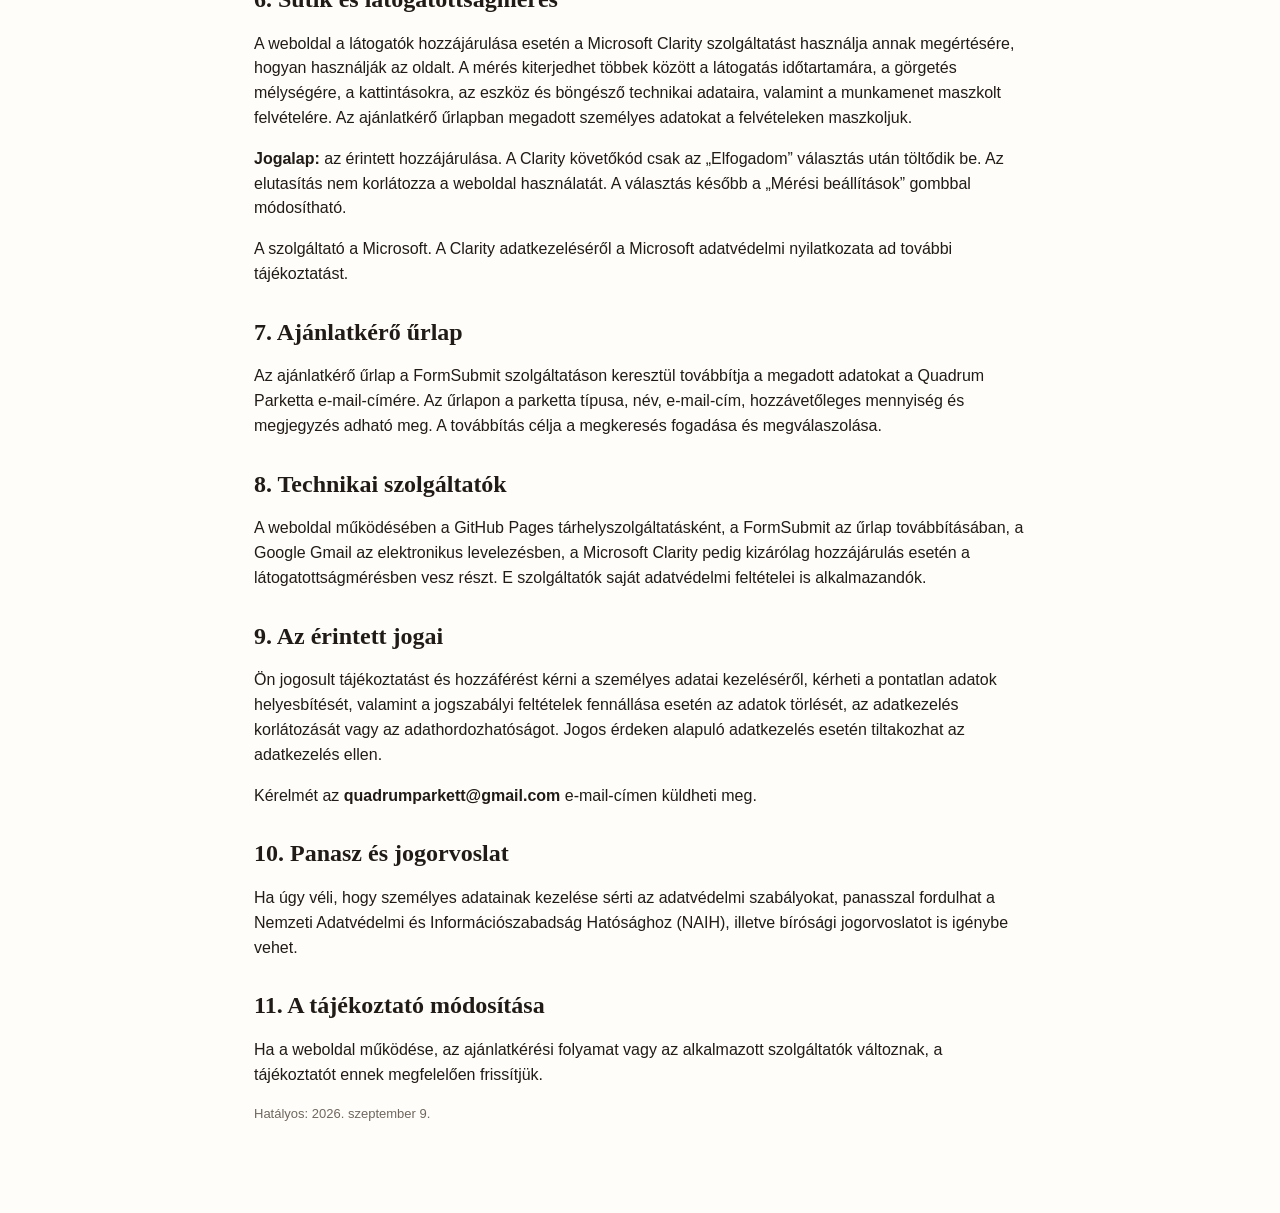
<file: adatkezeles.html>
<!doctype html><html lang="hu"><head><meta charset="UTF-8"><meta name="viewport" content="width=device-width,initial-scale=1"><title>Adatkezelési tájékoztató – Quadrum Parketta</title><link rel="stylesheet" href="styles.css?v=20260909-clarity-consent"><script src="analytics.js?v=20260909" defer></script></head><body><header class="header"><div class="wrap nav"><a class="brand" href="index.html"><span class="brand-main">QUADRUM</span><span class="brand-sub">PARKETT</span></a><a class="btn" href="index.html">Vissza a főoldalra</a></div></header><main><section class="section"><div class="wrap legal-page">
<h1>Adatkezelési tájékoztató</h1>
<p><strong>Adatkezelő:</strong> Signum Parkett Ipari és Kereskedelmi Korlátolt Felelősségű Társaság (Signum Parkett Kft.)<br><strong>Márkanév:</strong> Quadrum Parketta<br><strong>Székhely:</strong> 8985 Becsvölgye, külterület tér 0609/2.<br><strong>Cégjegyzékszám:</strong> 20-09-072908<br><strong>Adószám:</strong> 14888748-2-20<br><strong>E-mail:</strong> quadrumparkett@gmail.com<br><strong>Telefon:</strong> +36 30 914 0384</p>

<h2>1. A tájékoztató célja</h2>
<p>Ez a tájékoztató a quadrumparkett.com weboldalon, valamint az ott megadott közvetlen kapcsolattartási lehetőségeken keresztül történő adatkezelés fő szabályait ismerteti.</p>

<h2>2. Ajánlatkérés és kapcsolatfelvétel</h2>
<p>Ha e-mailben, telefonon, Messengeren, WhatsAppon vagy az ajánlatkérő űrlapon keresztül kapcsolatba lép velünk, a megadott adatokat a megkeresés megválaszolása, az igények egyeztetése, az ajánlat elkészítése és az esetleges megrendelés előkészítése céljából kezeljük.</p>
<p><strong>Kezelt adatok:</strong> a kapcsolatfelvétel módjától függően név, telefonszám, e-mail-cím, a megkeresés és az igények tartalma, a választott termékre, mennyiségre és tervezett időpontra vonatkozó információk, valamint az önkéntesen megküldött vagy feltöltött kép, terv és egyéb dokumentum.</p>
<p><strong>Jogalap:</strong> az érintett kérésére történő, szerződéskötést megelőző lépések megtétele, illetve olyan megkeresésnél, amely nem irányul szerződéskötésre, az adatkezelő jogos érdeke a megkeresés megválaszolásához.</p>
<p><strong>Megőrzés:</strong> az ajánlatkéréssel és egyeztetéssel kapcsolatos adatokat a kapcsolat lezárását követően legfeljebb 1 évig őrizzük meg, kivéve, ha abból megrendelés vagy szerződés jön létre, illetve jogszabály ennél hosszabb megőrzést ír elő.</p>

<h2>3. Megrendelés és szerződés teljesítése</h2>
<p>Megrendelés esetén a kapcsolattartási, számlázási, szállítási és a teljesítéshez szükséges egyéb adatokat a szerződés teljesítése, a kapcsolattartás, a szállítás megszervezése, valamint a jogszabályi kötelezettségek teljesítése céljából kezeljük.</p>
<p><strong>Jogalap:</strong> szerződés teljesítése, illetve a számlázási és számviteli adatok tekintetében jogi kötelezettség teljesítése. A jogszabály alapján megőrzendő bizonylatokat a vonatkozó kötelező megőrzési idő végéig őrizzük.</p>

<h2>4. Közvetlen kommunikációs szolgáltatások</h2>
<p>A weboldal Telefon, E-mail, WhatsApp és Messenger hivatkozásokat tartalmaz. Ha ezeket használja, az adott szolgáltató saját rendszerében is történhet személyesadat-kezelés. A WhatsApp és a Messenger adatkezelésére az adott szolgáltatás saját adatvédelmi feltételei vonatkoznak. Ezeket a szolgáltatásokat csak akkor használja, ha azok feltételeit elfogadja.</p>

<h2>5. Weboldal és technikai adatok</h2>
<p>A weboldal megnyitásakor a tárhely- és hálózati szolgáltatók a szolgáltatás működtetéséhez és biztonságához szükséges technikai adatokat – például IP-címet, a kérés időpontját, a kért erőforrást, böngésző- és eszközinformációkat – naplózhatnak. Az ilyen technikai adatkezelés célja a weboldal elérhető és biztonságos működésének biztosítása.</p>

<h2>6. Sütik és látogatottságmérés</h2>
<p>A weboldal a látogatók hozzájárulása esetén a Microsoft Clarity szolgáltatást használja annak megértésére, hogyan használják az oldalt. A mérés kiterjedhet többek között a látogatás időtartamára, a görgetés mélységére, a kattintásokra, az eszköz és böngésző technikai adataira, valamint a munkamenet maszkolt felvételére. Az ajánlatkérő űrlapban megadott személyes adatokat a felvételeken maszkoljuk.</p>
<p><strong>Jogalap:</strong> az érintett hozzájárulása. A Clarity követőkód csak az „Elfogadom” választás után töltődik be. Az elutasítás nem korlátozza a weboldal használatát. A választás később a „Mérési beállítások” gombbal módosítható.</p>
<p>A szolgáltató a Microsoft. A Clarity adatkezeléséről a <a href="https://privacy.microsoft.com/hu-hu/privacystatement" target="_blank" rel="noopener">Microsoft adatvédelmi nyilatkozata</a> ad további tájékoztatást.</p>

<h2>7. Ajánlatkérő űrlap</h2>
<p>Az ajánlatkérő űrlap a FormSubmit szolgáltatáson keresztül továbbítja a megadott adatokat a Quadrum Parketta e-mail-címére. Az űrlapon a parketta típusa, név, e-mail-cím, hozzávetőleges mennyiség és megjegyzés adható meg. A továbbítás célja a megkeresés fogadása és megválaszolása.</p>

<h2>8. Technikai szolgáltatók</h2>
<p>A weboldal működésében a GitHub Pages tárhelyszolgáltatásként, a FormSubmit az űrlap továbbításában, a Google Gmail az elektronikus levelezésben, a Microsoft Clarity pedig kizárólag hozzájárulás esetén a látogatottságmérésben vesz részt. E szolgáltatók saját adatvédelmi feltételei is alkalmazandók.</p>

<h2>9. Az érintett jogai</h2>
<p>Ön jogosult tájékoztatást és hozzáférést kérni a személyes adatai kezeléséről, kérheti a pontatlan adatok helyesbítését, valamint a jogszabályi feltételek fennállása esetén az adatok törlését, az adatkezelés korlátozását vagy az adathordozhatóságot. Jogos érdeken alapuló adatkezelés esetén tiltakozhat az adatkezelés ellen.</p>
<p>Kérelmét az <strong>quadrumparkett@gmail.com</strong> e-mail-címen küldheti meg.</p>

<h2>10. Panasz és jogorvoslat</h2>
<p>Ha úgy véli, hogy személyes adatainak kezelése sérti az adatvédelmi szabályokat, panasszal fordulhat a Nemzeti Adatvédelmi és Információszabadság Hatósághoz (NAIH), illetve bírósági jogorvoslatot is igénybe vehet.</p>

<h2>11. A tájékoztató módosítása</h2>
<p>Ha a weboldal működése, az ajánlatkérési folyamat vagy az alkalmazott szolgáltatók változnak, a tájékoztatót ennek megfelelően frissítjük.</p>
<p class="note">Hatályos: 2026. szeptember 9.</p>
</div></section></main></body></html>
</file>
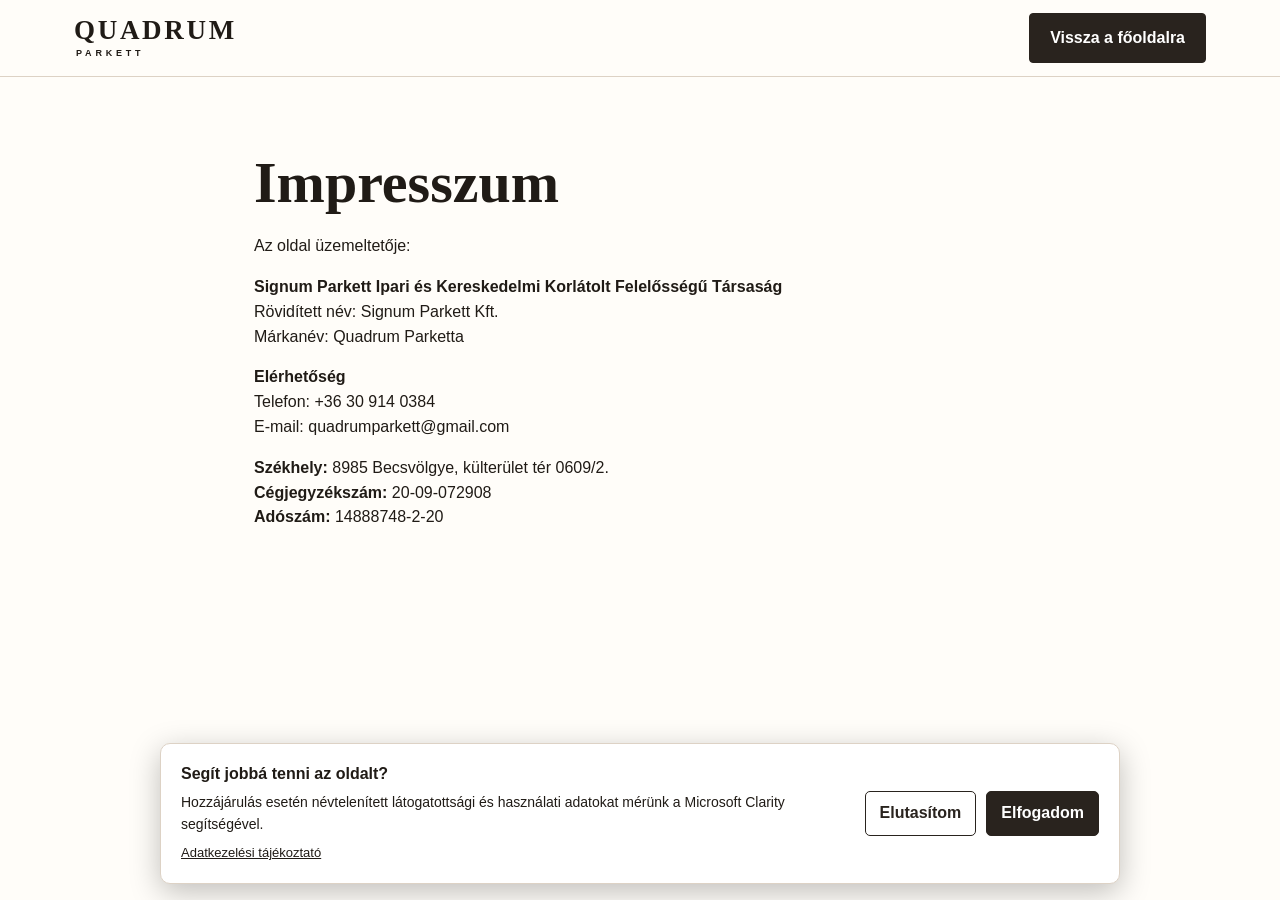
<file: impresszum.html>
<!doctype html><html lang="hu"><head><meta charset="UTF-8"><meta name="viewport" content="width=device-width,initial-scale=1"><title>Impresszum – Quadrum Parketta</title><link rel="stylesheet" href="styles.css?v=20260909-clarity-consent"><script src="analytics.js?v=20260909" defer></script></head><body><header class="header"><div class="wrap nav"><a class="brand" href="index.html"><span class="brand-main">QUADRUM</span><span class="brand-sub">PARKETT</span></a><a class="btn" href="index.html">Vissza a főoldalra</a></div></header><main><section class="section"><div class="wrap legal-page"><h1>Impresszum</h1><p>Az oldal üzemeltetője:</p><p><strong>Signum Parkett Ipari és Kereskedelmi Korlátolt Felelősségű Társaság</strong><br>Rövidített név: Signum Parkett Kft.<br>Márkanév: Quadrum Parketta</p><p><strong>Elérhetőség</strong><br>Telefon: +36 30 914 0384<br>E-mail: quadrumparkett@gmail.com</p><p><strong>Székhely:</strong> 8985 Becsvölgye, külterület tér 0609/2.<br><strong>Cégjegyzékszám:</strong> 20-09-072908<br><strong>Adószám:</strong> 14888748-2-20</p></div></section></main></body></html>
</file>
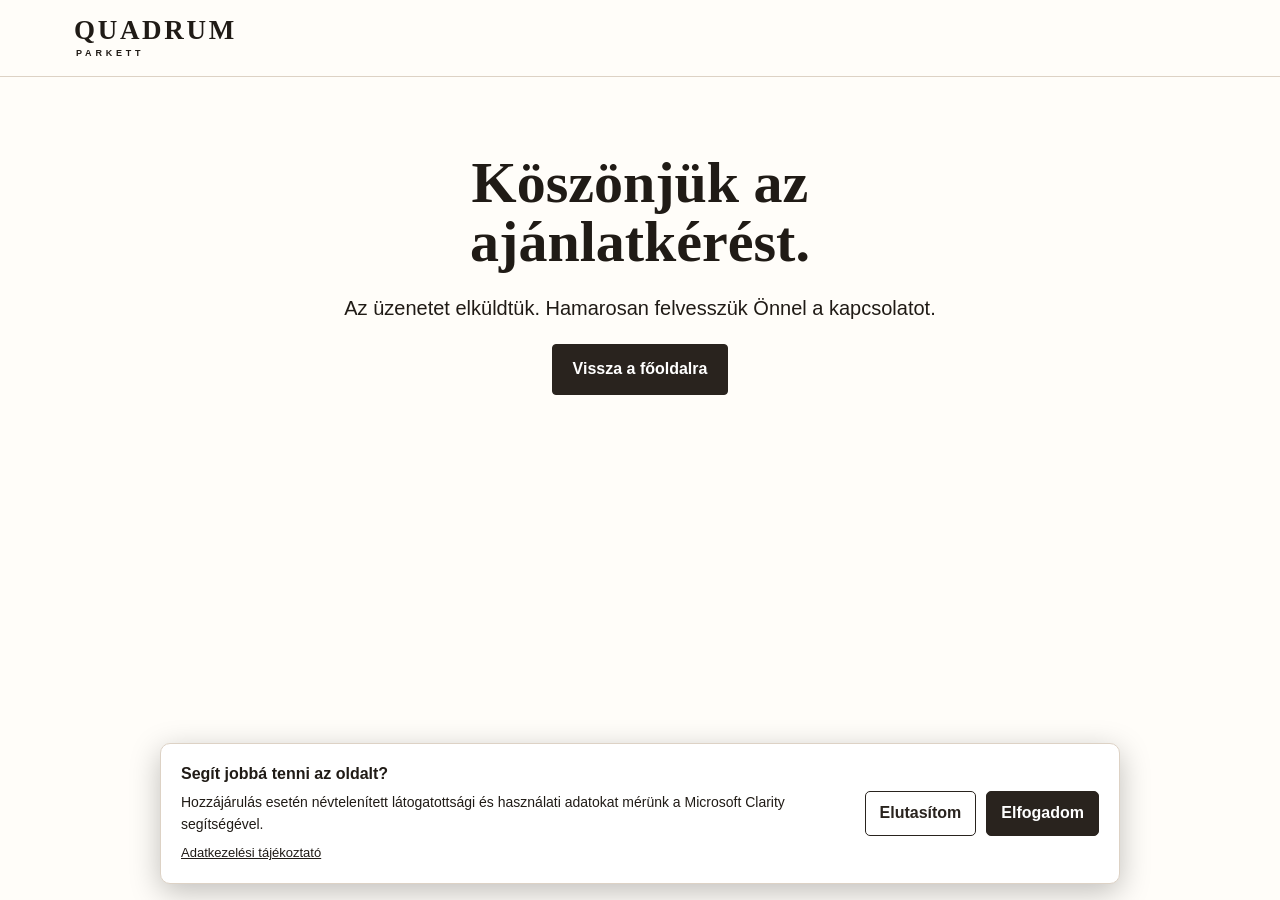
<file: koszonjuk.html>
<!doctype html><html lang="hu"><head><meta charset="UTF-8"><meta name="viewport" content="width=device-width,initial-scale=1"><title>Köszönjük – Quadrum Parketta</title><link rel="stylesheet" href="styles.css?v=20260909-clarity-consent"><script src="analytics.js?v=20260909" defer></script></head><body>
<header class="header"><div class="wrap nav"><a class="brand" href="index.html"><span class="brand-main">QUADRUM</span><span class="brand-sub">PARKETT</span></a></div></header>
<main><section class="section"><div class="wrap legal-page" style="text-align:center;max-width:720px">
<h1>Köszönjük az ajánlatkérést.</h1>
<p style="font-size:20px">Az üzenetet elküldtük. Hamarosan felvesszük Önnel a kapcsolatot.</p>
<p><a class="btn" href="index.html">Vissza a főoldalra</a></p>
</div></section></main></body></html>
</file>
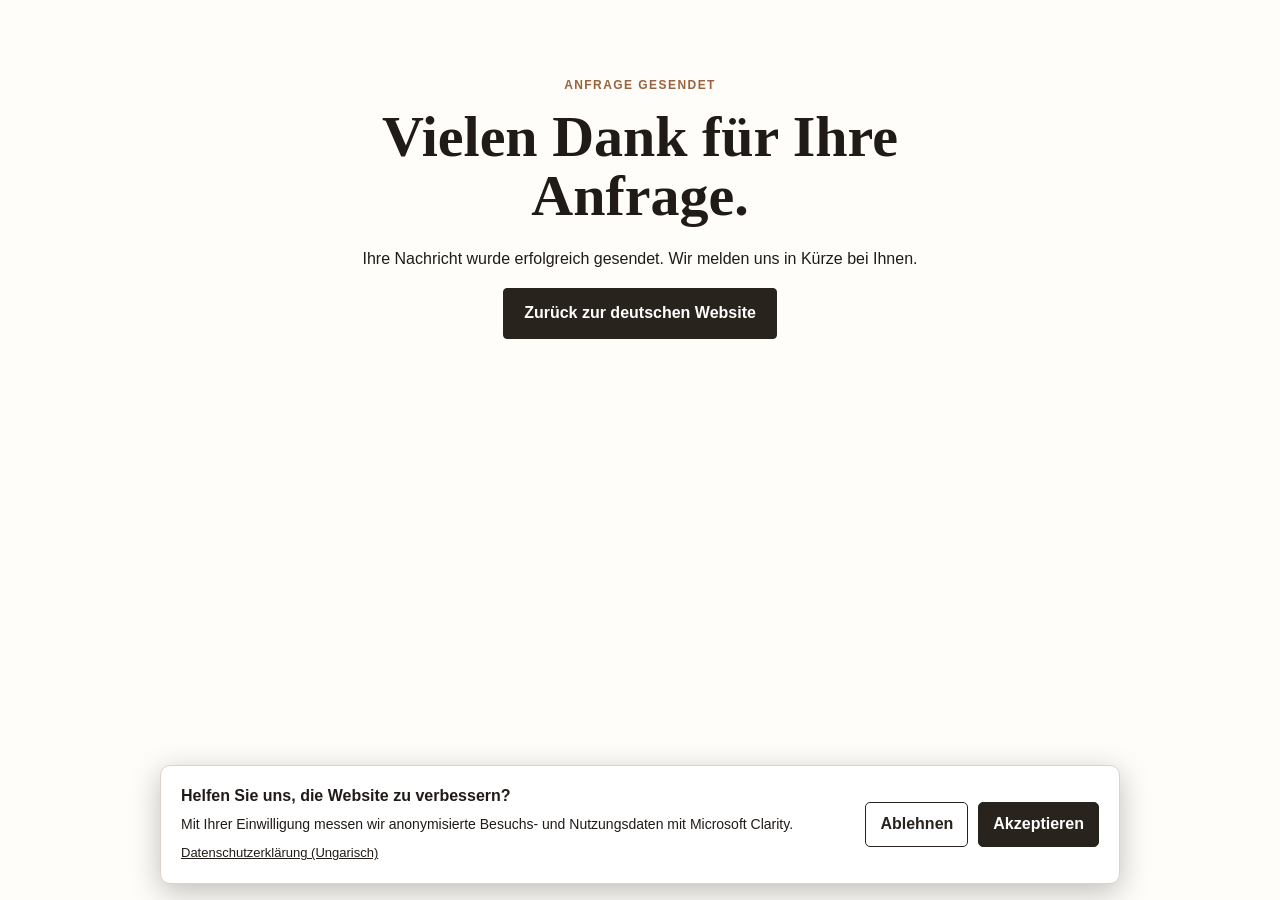
<file: de/danke.html>
<!doctype html><html lang="de"><head><meta charset="UTF-8"><meta name="viewport" content="width=device-width,initial-scale=1"><meta name="robots" content="noindex"><title>Vielen Dank für Ihre Anfrage | Quadrum Parkett</title><link rel="stylesheet" href="../styles.css?v=20260922-en-1"><script src="../analytics.js?v=20260922-en-1" defer></script></head><body><main class="section"><div class="wrap center"><div class="eyebrow">Anfrage gesendet</div><h1>Vielen Dank für Ihre Anfrage.</h1><p>Ihre Nachricht wurde erfolgreich gesendet. Wir melden uns in Kürze bei Ihnen.</p><p><a class="btn" href="./">Zurück zur deutschen Website</a></p></div></main></body></html>
</file>
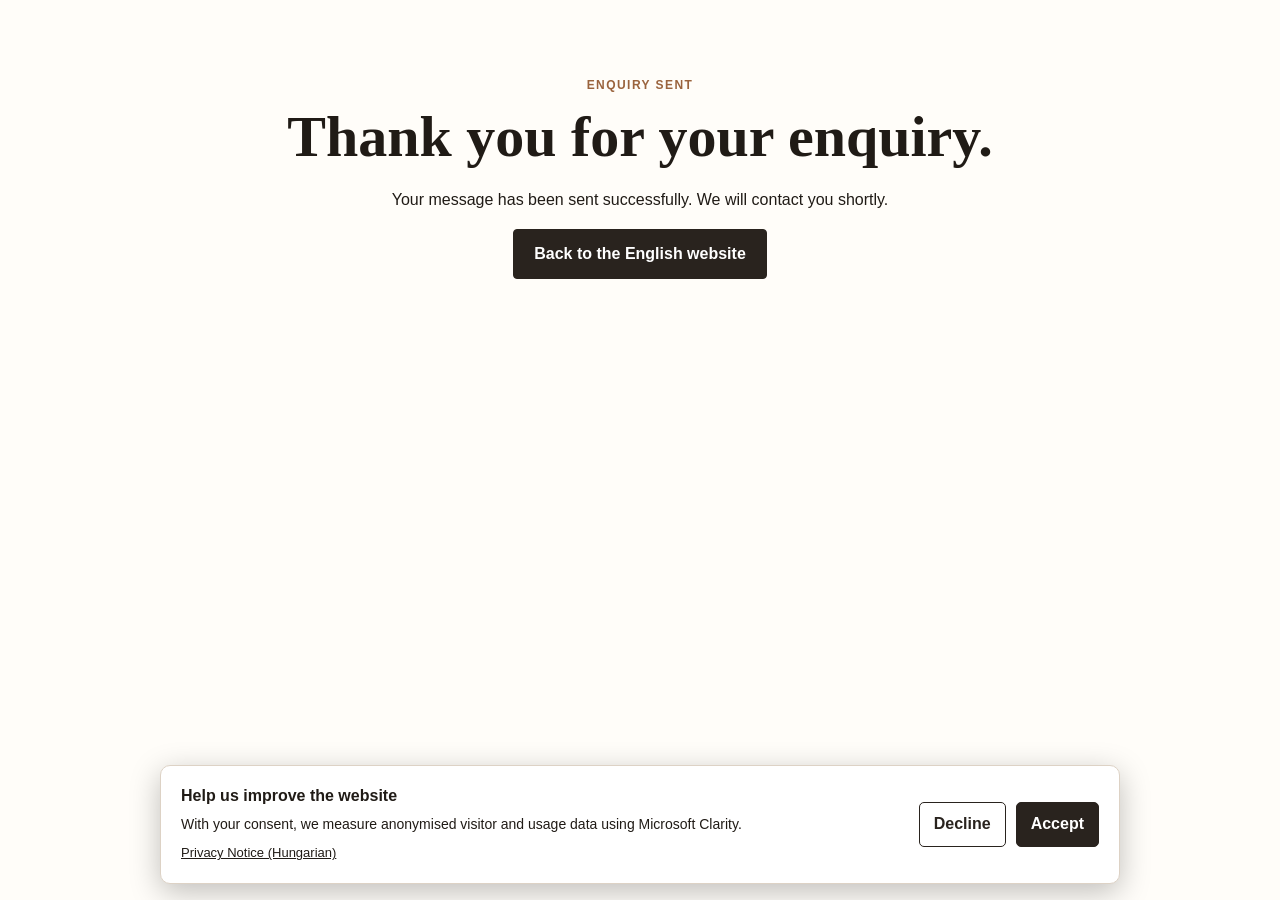
<file: en/thank-you.html>
<!doctype html><html lang="en"><head><meta charset="UTF-8"><meta name="viewport" content="width=device-width,initial-scale=1"><meta name="robots" content="noindex"><title>Thank you for your enquiry | Quadrum Parkett</title><link rel="stylesheet" href="../styles.css?v=20260922-en-2"><script src="../analytics.js?v=20260922-en-2" defer></script></head><body><main class="section"><div class="wrap center"><div class="eyebrow">Enquiry sent</div><h1>Thank you for your enquiry.</h1><p>Your message has been sent successfully. We will contact you shortly.</p><p><a class="btn" href="./">Back to the English website</a></p></div></main></body></html>
</file>
<file: styles.css>
:root{--ink:#201b16;--muted:#6f675e;--cream:#f5f0e8;--paper:#fffdf9;--wood:#9a633d;--line:#ddd2c5;--dark:#29231e;--max:1180px}*{box-sizing:border-box}html{scroll-behavior:smooth}body{margin:0;font-family:Arial,Helvetica,sans-serif;color:var(--ink);background:var(--paper);line-height:1.55}a{color:inherit;text-decoration:none}.wrap{max-width:var(--max);margin:auto;padding:0 24px}.header{position:sticky;top:0;z-index:20;background:rgba(255,253,249,.96);border-bottom:1px solid var(--line)}.nav{height:76px;display:flex;align-items:center;gap:24px}.brand{font-size:22px;font-weight:800;letter-spacing:.04em;margin-right:auto}.navlinks{display:flex;gap:20px;font-size:14px}.btn{display:inline-flex;justify-content:center;align-items:center;min-height:48px;padding:12px 20px;border-radius:4px;background:var(--dark);color:white;font-weight:700;border:1px solid var(--dark)}.btn.alt{background:transparent;color:var(--dark)}.hero{padding:84px 0 58px;background:linear-gradient(135deg,#f7f1e8,#ebe0d2)}.hero-grid{display:grid;grid-template-columns:1.08fr .92fr;gap:48px;align-items:center}.eyebrow{text-transform:uppercase;letter-spacing:.12em;font-size:12px;font-weight:800;color:var(--wood)}h1{font-family:Georgia,serif;font-size:58px;line-height:1.02;margin:12px 0 22px}h2{font-family:Georgia,serif;font-size:38px;line-height:1.15;margin:0 0 18px}h3{margin:0 0 10px}.lead{font-size:20px;color:var(--muted);max-width:680px}.prices{display:flex;gap:12px;flex-wrap:wrap;margin:26px 0}.price{background:white;border:1px solid var(--line);padding:13px 15px;font-weight:700}.actions{display:flex;gap:12px;flex-wrap:wrap}.photo{min-height:430px;border:1px dashed #9c8f80;background:#e9dfd2;display:flex;align-items:center;justify-content:center;text-align:center;color:#74695e;padding:24px}.photo.small{min-height:230px}.section{padding:76px 0}.section.tint{background:var(--cream)}.center{text-align:center;max-width:780px;margin:0 auto 34px}.grid3,.grid4,.grid2{display:grid;gap:22px}.grid3{grid-template-columns:repeat(3,1fr)}.grid4{grid-template-columns:repeat(4,1fr)}.grid2{grid-template-columns:repeat(2,1fr)}.card{background:white;border:1px solid var(--line);padding:22px}.card .photo{margin:-22px -22px 20px}.meta{color:var(--muted);font-size:14px}.bigprice{font-size:21px;font-weight:800;margin:10px 0 18px}.steps{counter-reset:s}.step{position:relative;padding-left:54px}.step:before{counter-increment:s;content:counter(s);position:absolute;left:0;top:0;width:36px;height:36px;border-radius:50%;background:var(--dark);color:#fff;display:grid;place-items:center;font-weight:800}.faq details{border-top:1px solid var(--line);padding:17px 0}.faq summary{font-weight:800;cursor:pointer}.contact{background:var(--dark);color:#fff}.contact .meta{color:#d9d0c7}.form{display:grid;grid-template-columns:1fr 1fr;gap:14px}.form input,.form select,.form textarea{width:100%;padding:14px;border:1px solid #cfc4b8;background:white;font:inherit}.form textarea,.form .full{grid-column:1/-1}.footer{padding:36px 0;background:#171411;color:#ddd}.sticky-mobile{display:none}.note{font-size:13px;color:var(--muted)}@media(max-width:850px){.wrap{padding:0 18px}.nav{height:64px}.navlinks{display:none}.header .btn{padding:9px 12px;min-height:42px}h1{font-size:39px}.hero{padding:52px 0 42px}.hero-grid,.grid2{grid-template-columns:1fr}.hero-grid .photo{min-height:260px}.grid3,.grid4{grid-template-columns:1fr}.section{padding:54px 0}.prices{display:grid;grid-template-columns:1fr;margin:20px 0}.price{padding:10px 12px}.actions{display:grid}.form{grid-template-columns:1fr}.form>*{grid-column:1}.sticky-mobile{display:grid;grid-template-columns:1fr 1fr;position:fixed;bottom:0;left:0;right:0;z-index:30}.sticky-mobile a{padding:13px;text-align:center;font-weight:800;border-top:1px solid var(--line);background:white}.sticky-mobile a:last-child{background:var(--dark);color:white}.footer{padding-bottom:80px}}
.photo-img{width:100%;height:430px;display:block;object-fit:cover;border:1px solid var(--line)}.photo-img.small{height:230px}.card .photo-img{margin:-22px -22px 20px;width:calc(100% + 44px)}@media(max-width:850px){.photo-img.hero-photo{height:280px}.photo-img.small{height:240px}}

/* Desktop photo sizing */
@media(min-width:851px){.photo-img{height:330px}.photo-img.hero-photo{height:360px}.photo-img.small{height:180px}}

/* Mobile square images for table parquet cards only */
@media(max-width:850px){#tabla .photo-img.small,#tafelparkett .photo-img.small,#panel-parquet .photo-img.small{height:auto;aspect-ratio:1/1;object-fit:cover}}

/* Square table parquet images on desktop too */
@media(min-width:851px){#tabla .photo-img.small,#tafelparkett .photo-img.small,#panel-parquet .photo-img.small{height:auto;aspect-ratio:1/1;object-fit:cover}}

/* Force table parquet cards to true square dimensions at every viewport */
#tabla .card .photo-img.small,#tafelparkett .card .photo-img.small,#panel-parquet .card .photo-img.small{width:calc(100% + 44px);height:auto!important;aspect-ratio:1 / 1!important;object-fit:cover;}

/* True square image frame for table parquet cards */
#tabla .square-photo,#tafelparkett .square-photo,#panel-parquet .square-photo{width:calc(100% + 44px);aspect-ratio:1/1;overflow:hidden;margin:-22px -22px 20px;border:1px solid var(--line);}
#tabla .square-photo img,#tafelparkett .square-photo img,#panel-parquet .square-photo img{width:100%;height:100%;display:block;object-fit:cover;}

/* Desktop table parquet: keep all 3 square photos inside their cards */
@media(min-width:851px){
  #tabla .grid3 > .card,#tafelparkett .grid3 > .card,#panel-parquet .grid3 > .card{min-width:0;}
  #tabla .square-photo,#tafelparkett .square-photo,#panel-parquet .square-photo{width:100%;margin:0 0 20px;aspect-ratio:1/1;overflow:hidden;}
  #tabla .square-photo img,#tafelparkett .square-photo img,#panel-parquet .square-photo img{width:100%;height:100%;object-fit:cover;}
}

/* Quote form reassurance */
.form-notice{font-size:1.18rem;line-height:1.45;margin:0 0 18px;padding:14px 16px;border:2px solid var(--accent);border-radius:10px;background:#fff;font-weight:500;}
.form-notice strong{font-size:1.25rem;}
@media(max-width:850px){.form-notice{font-size:1.08rem}.form-notice strong{font-size:1.15rem}}

/* Quote form mobile emphasis */
.quote-note{font-size:17px;line-height:1.5;margin:0 0 18px;color:#fff;}
.quote-note strong{font-size:19px;}
.form .btn{font-size:18px;padding:16px 22px;min-height:56px;font-weight:800;border-radius:6px;}
@media(max-width:850px){
  .quote-note{font-size:20px;line-height:1.45;margin-bottom:22px;}
  .quote-note strong{font-size:23px;}
  .form .btn{font-size:21px;min-height:64px;padding:18px 22px;border-radius:8px;box-shadow:0 2px 0 rgba(255,255,255,.15) inset;}
}

/* Quote form emphasis on all screens */
.quote-note{font-size:20px;line-height:1.45;margin:0 0 22px;color:#fff;}
.quote-note strong{font-size:23px;}
.form .btn{font-size:21px;min-height:64px;padding:18px 22px;font-weight:800;border-radius:8px;box-shadow:0 2px 0 rgba(255,255,255,.15) inset;}

/* Contact section */
.footer h2{color:#fff;margin-bottom:20px;}
.contact-links{display:grid;grid-template-columns:repeat(4,minmax(0,1fr));gap:14px;margin:0 0 28px;}
.contact-links.contact-links-three{grid-template-columns:repeat(3,minmax(0,1fr));}
.contact-links a{display:flex;flex-direction:column;gap:4px;padding:16px;border:1px solid #4d4742;background:#211d1a;color:#fff;min-width:0;}
.contact-links a:hover{background:#2a2521;}
.contact-links span{color:#ddd;overflow-wrap:anywhere;}
@media(max-width:850px){.contact-links{grid-template-columns:1fr 1fr}.quote-note{font-size:20px}.quote-note strong{font-size:23px}.form .btn{font-size:21px;min-height:64px;}}
@media(max-width:850px){.contact-links.contact-links-three{grid-template-columns:1fr 1fr}}
@media(max-width:520px){.contact-links{grid-template-columns:1fr}}
@media(max-width:520px){.contact-links.contact-links-three{grid-template-columns:1fr}}

/* Mobile bottom contact bar: four icon-only actions */
@media(max-width:850px){
  .sticky-mobile{grid-template-columns:repeat(4,1fr)}
  .sticky-mobile a,.sticky-mobile a:last-child{
    display:flex;align-items:center;justify-content:center;
    min-height:56px;padding:10px;font-size:27px;line-height:1;
    background:white;color:var(--dark);border-top:1px solid var(--line);
    border-right:1px solid var(--line)
  }
  .sticky-mobile a:last-child{border-right:0}
}

/* Clear branded-style mobile contact symbols */
@media(max-width:850px){
 .sticky-mobile{display:grid!important;grid-template-columns:repeat(4,1fr)!important}
 .contact-icon{width:36px;height:36px;border-radius:50%;display:inline-flex;align-items:center;justify-content:center;font-weight:900;font-size:19px;line-height:1;border:2px solid currentColor}
 .phone-icon,.mail-icon{font-size:21px}
 .whatsapp-icon{font-size:12px;letter-spacing:-1px}
 .messenger-icon{font-size:18px;font-style:italic}
}


/* Mobile contact bar: four clear actions in one row */
@media(max-width:850px){
  .sticky-mobile{display:grid!important;grid-template-columns:repeat(4,minmax(0,1fr))!important;background:#fff}
  .sticky-mobile a,.sticky-mobile a:last-child{min-width:0;min-height:66px;padding:6px 2px 5px;display:flex;flex-direction:column;gap:4px;align-items:center;justify-content:center;background:#fff;color:var(--dark);font-size:11px;font-weight:700}
  .sticky-mobile a::after{font-size:10px;line-height:1.1;white-space:nowrap}
  .sticky-mobile a:nth-child(1)::after{content:"Telefon"}
  .sticky-mobile a:nth-child(2)::after{content:"E-mail"}
  .sticky-mobile a:nth-child(3)::after{content:"WhatsApp"}
  .sticky-mobile a:nth-child(4)::after{content:"Messenger"}
  .contact-icon{width:36px;height:36px;border-radius:10px;border:0;color:#fff;box-shadow:0 1px 3px rgba(0,0,0,.18)}
  .phone-icon{background:#333;font-size:22px}
  .mail-icon{background:#d93025;font-size:21px}
  .whatsapp-icon{background:#25D366;font-size:11px;letter-spacing:-.5px}
  .messenger-icon{background:#168AFF;font-size:19px;font-style:italic}
  .footer{padding-bottom:92px}
}

/* Refined Quadrum wordmark */
.brand{
  display:inline-flex;
  flex-direction:column;
  align-items:flex-start;
  justify-content:center;
  gap:0;
  margin-right:auto;
  line-height:1;
  white-space:nowrap;
  text-decoration:none;
}
.brand-main{
  font-family:Georgia,"Times New Roman",serif;
  font-size:25px;
  font-weight:700;
  letter-spacing:.08em;
}
.brand-sub{
  margin-top:3px;
  font-size:10px;
  font-weight:700;
  letter-spacing:.34em;
  padding-left:.12em;
}
@media(max-width:850px){
  .brand-main{font-size:21px;letter-spacing:.06em}
  .brand-sub{font-size:8px;letter-spacing:.28em;margin-top:2px}
}

/* Header wordmark correction */
.header .brand{
  display:grid !important;
  grid-template-rows:auto auto;
  align-content:center;
  justify-items:start;
  width:max-content;
  min-width:max-content;
  white-space:nowrap;
  line-height:1;
}
.header .brand-main{
  display:block;
  font-family:Georgia,"Times New Roman",serif;
  font-size:27px;
  font-weight:700;
  letter-spacing:.10em;
  line-height:.95;
}
.header .brand-sub{
  display:block;
  margin-top:6px;
  padding-left:2px;
  font-family:Arial,Helvetica,sans-serif;
  font-size:9px;
  font-weight:700;
  letter-spacing:.42em;
  line-height:1;
}
@media(max-width:850px){
  .nav{gap:10px}
  .header .brand-main{font-size:22px;letter-spacing:.075em}
  .header .brand-sub{font-size:7px;letter-spacing:.34em;margin-top:4px}
  .header .btn{font-size:14px;padding:8px 10px;min-height:40px}
}

/* Header contact action and simplified contact footer */
.header-actions{display:flex;align-items:center;gap:8px}
.header-actions .contact-btn{background:transparent;color:var(--dark);border:1px solid var(--dark)}
#kapcsolat{scroll-margin-top:84px}
.footer .contact-links{margin-bottom:0}
@media(max-width:850px){
  .nav{gap:8px}
  .header-actions{gap:6px}
  .header-actions .btn{font-size:12px;padding:7px 8px;min-height:38px}
  .header-actions .contact-btn{display:inline-flex}
}

/* Contact button: mobile only */
.header-actions .contact-btn{display:none}
@media(max-width:850px){
  .header-actions .contact-btn{display:inline-flex}
}

/* Final mobile contact navigation */
.header-actions .contact-btn{display:none!important}
.sticky-mobile{display:none!important}
.contact-bottom{padding:24px 0 28px;background:#171411;color:#ddd}
.contact-bottom .contact-links{margin:0}
@media(max-width:850px){
  .header-actions .contact-btn{display:inline-flex!important}
  .contact-bottom{padding-bottom:28px}
}

.legal-links{display:flex;gap:18px;justify-content:center;padding-top:18px;font-size:13px}.legal-links a{text-decoration:underline}.legal-page{max-width:820px}.legal-page h1{margin-top:0}.legal-page h2{margin-top:32px;font-size:24px}@media(max-width:850px){.legal-links{flex-wrap:wrap;gap:10px 18px}.legal-page{padding-bottom:20px}}

.form-consent{display:flex;gap:8px;align-items:flex-start;font-size:13px;color:var(--muted)}.form-consent input{width:auto;margin-top:3px}.form-consent a{text-decoration:underline}

.form-success{max-width:760px;margin:0 auto 24px;padding:18px 20px;border:1px solid #b9aa98;background:#f4eee6;font-size:17px;line-height:1.5}
.form-success strong{font-size:21px}

/* Make interactive actions clearly clickable on desktop */
a.btn, button.btn{cursor:pointer}
@media(min-width:851px){
  a.btn:hover, button.btn:hover{transform:translateY(-1px);box-shadow:0 4px 12px rgba(0,0,0,.14)}
  .form .btn{border:2px solid #fff;background:#2a2520;color:#fff}
}

/* Final desktop quote submit button */
@media(min-width:851px){
  .form button[type="submit"].btn{
    display:flex!important;
    width:100%!important;
    min-height:68px!important;
    padding:18px 24px!important;
    border:3px solid #ffffff!important;
    outline:2px solid #2a2520!important;
    background:#2a2520!important;
    color:#ffffff!important;
    border-radius:8px!important;
    font-size:22px!important;
    font-weight:800!important;
    box-shadow:0 3px 8px rgba(0,0,0,.22)!important;
    cursor:pointer!important;
    transition:transform .15s ease, box-shadow .15s ease, background .15s ease!important;
  }
  .form button[type="submit"].btn:hover{
    background:#3a332d!important;
    transform:translateY(-2px)!important;
    box-shadow:0 6px 14px rgba(0,0,0,.28)!important;
    cursor:pointer!important;
  }
}

/* Square Deg Natur photo in the parquet chooser */
#parkettak .square-photo,#parkett .square-photo,#parquet .square-photo{width:100%;aspect-ratio:1 / 1;overflow:hidden;margin:0 0 20px;background:#fff;}
#parkettak .square-photo img,#parkett .square-photo img,#parquet .square-photo img{display:block;width:100%;height:100%;object-fit:contain;}


/* Persistent mobile quote action */
.floating-quote{display:none}
@media(max-width:850px){
  .floating-quote{
    display:flex;position:fixed;right:12px;top:22%;z-index:40;
    min-height:48px;padding:12px 16px;align-items:center;justify-content:center;
    border:2px solid #fff;border-radius:999px;background:var(--dark);color:#fff;
    font-size:15px;font-weight:800;box-shadow:0 4px 16px rgba(0,0,0,.28)
  }
}

/* Keep process numbering continuous */
.steps{counter-reset:s}

.price{cursor:pointer;transition:transform .15s ease,box-shadow .15s ease,border-color .15s ease}
.price:hover,.price:focus-visible{transform:translateY(-2px);box-shadow:0 4px 12px rgba(0,0,0,.12);border-color:var(--wood)}
#svedpadlo,#chevron,#tablaparketta{scroll-margin-top:96px}

.consent-banner{position:fixed;left:16px;right:16px;bottom:16px;z-index:100;max-width:960px;margin:auto;display:flex;align-items:center;justify-content:space-between;gap:22px;padding:18px 20px;border:1px solid var(--line);border-radius:10px;background:#fff;color:var(--ink);box-shadow:0 8px 30px rgba(0,0,0,.25)}
.consent-banner p{margin:5px 0;font-size:14px}
.consent-banner a{text-decoration:underline;font-size:13px}
.consent-actions{display:flex;gap:10px;flex-shrink:0}
.consent-actions button,.consent-settings{font:inherit;cursor:pointer}
.consent-actions button{min-height:42px;padding:9px 14px;border:1px solid var(--dark);border-radius:5px;background:#fff;color:var(--dark);font-weight:700}
.consent-actions .accept{background:var(--dark);color:#fff}
.consent-settings{padding:0;border:0;background:transparent;color:inherit;text-decoration:underline}
@media(max-width:700px){.consent-banner{display:block;left:10px;right:10px;bottom:10px;padding:16px}.consent-actions{margin-top:14px}.consent-actions button{flex:1}}

/* Lapozható termékgalériák */
.gallery-modal[hidden]{display:none!important}
.gallery-trigger{position:relative;display:block;width:100%;padding:0;border:0;background:none;cursor:pointer;font:inherit;color:inherit;text-align:inherit}
.gallery-trigger:focus-visible{outline:3px solid #8b5e3c;outline-offset:3px}
.gallery-trigger img{transition:transform .25s ease}
.gallery-trigger:hover img{transform:scale(1.035)}
.gallery-hint{position:absolute;right:12px;bottom:12px;padding:7px 11px;border-radius:999px;background:rgba(25,20,16,.82);color:#fff;font-size:13px;font-weight:700;line-height:1;box-shadow:0 2px 10px rgba(0,0,0,.2)}
.gallery-modal{position:fixed;inset:0;z-index:10000;display:grid;grid-template-columns:minmax(48px,80px) minmax(0,1fr) minmax(48px,80px);align-items:center;background:rgba(10,8,7,.96);padding:24px}
.gallery-stage{min-width:0;display:flex;flex-direction:column;align-items:center;justify-content:center;height:calc(100vh - 48px)}
.gallery-image{display:block;max-width:100%;max-height:calc(100vh - 110px);width:auto;height:auto;object-fit:contain;box-shadow:0 8px 34px rgba(0,0,0,.35);transition:transform .22s ease,opacity .22s ease;will-change:transform,opacity;touch-action:pan-y}
.gallery-caption{width:100%;max-width:1000px;display:flex;justify-content:space-between;gap:20px;padding-top:14px;color:#fff;font-size:15px}
.gallery-close,.gallery-nav{border:0;background:rgba(255,255,255,.14);color:#fff;cursor:pointer}
.gallery-close{position:absolute;top:16px;right:18px;z-index:2;width:46px;height:46px;border-radius:50%;font-size:34px;line-height:42px}
.gallery-nav{width:52px;height:72px;border-radius:8px;font-size:52px;line-height:60px}
.gallery-nav:hover,.gallery-close:hover{background:rgba(255,255,255,.25)}
body.gallery-open{overflow:hidden}
@media(max-width:700px){
 .gallery-modal{grid-template-columns:minmax(0,1fr);padding:12px 4px}
 .gallery-stage{height:calc(100vh - 24px)}
 .gallery-image{max-height:calc(100vh - 90px)}
 .gallery-nav{display:none}
 .gallery-close{top:10px;right:10px;width:42px;height:42px;font-size:30px}
 .gallery-caption{padding:10px 6px 0;font-size:14px}
 .gallery-hint{right:9px;bottom:9px;font-size:12px}
}

.starting-price{display:inline-flex;flex-direction:column;align-items:flex-start;gap:8px;margin:26px 0 8px;padding:14px 20px;background:#fff;border:1px solid var(--line);border-left:5px solid var(--wood);box-shadow:0 10px 26px rgba(73,50,31,.09)}
.starting-price-label{font-size:12px;font-weight:800;letter-spacing:.1em;text-transform:uppercase;color:var(--wood)}
.starting-price strong{font-family:Georgia,serif;font-size:28px;line-height:1.2}
@media(max-width:850px){.starting-price{display:flex;width:100%;margin:20px 0 8px;padding:12px 16px}.starting-price strong{font-size:25px}}

/* Language switch */
.language-link{display:inline-flex;align-items:center;justify-content:center;min-width:42px;min-height:42px;padding:7px 10px;border:1px solid var(--line);border-radius:999px;background:#fff;color:var(--dark);font-size:13px;font-weight:800;letter-spacing:.06em}
.language-link:hover,.language-link:focus-visible{border-color:var(--wood);color:var(--wood)}
@media(max-width:850px){.header-actions{gap:8px}.language-link{min-width:40px;min-height:40px;padding:6px 9px}}
</file>
